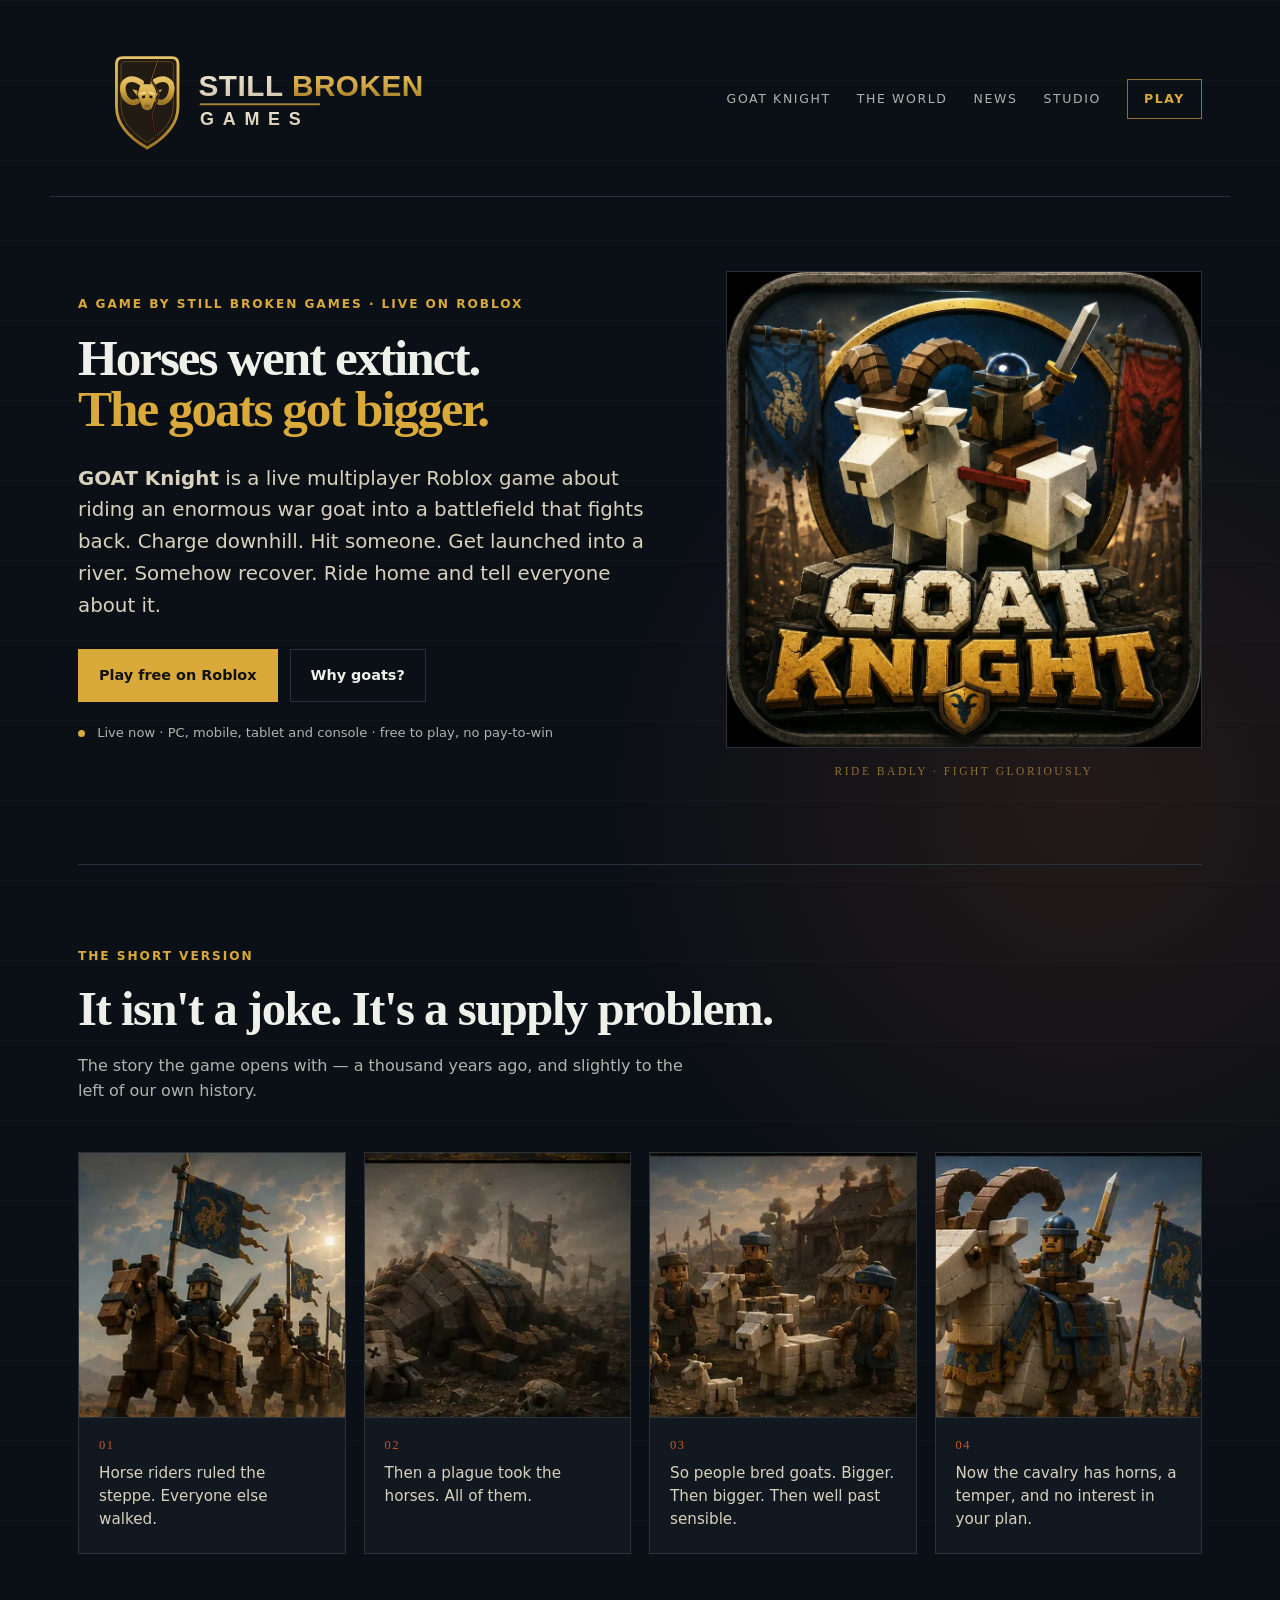
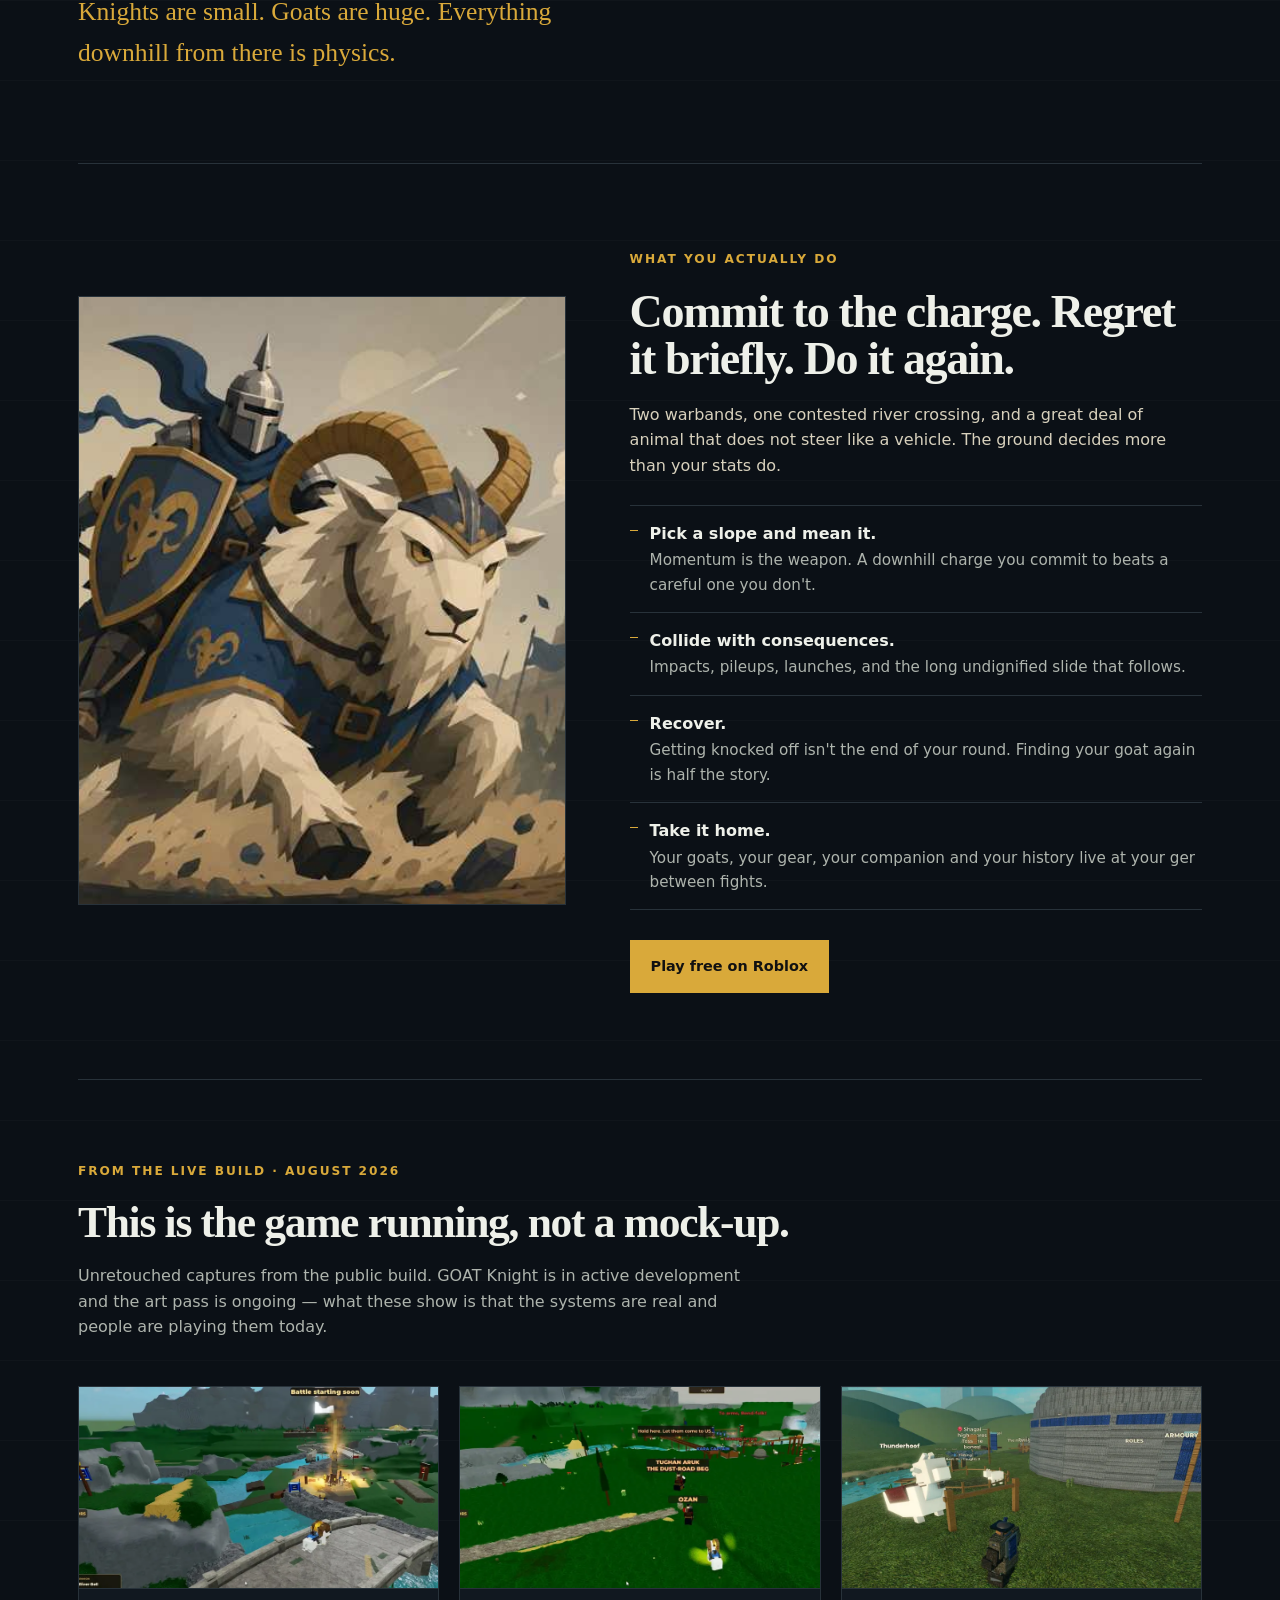
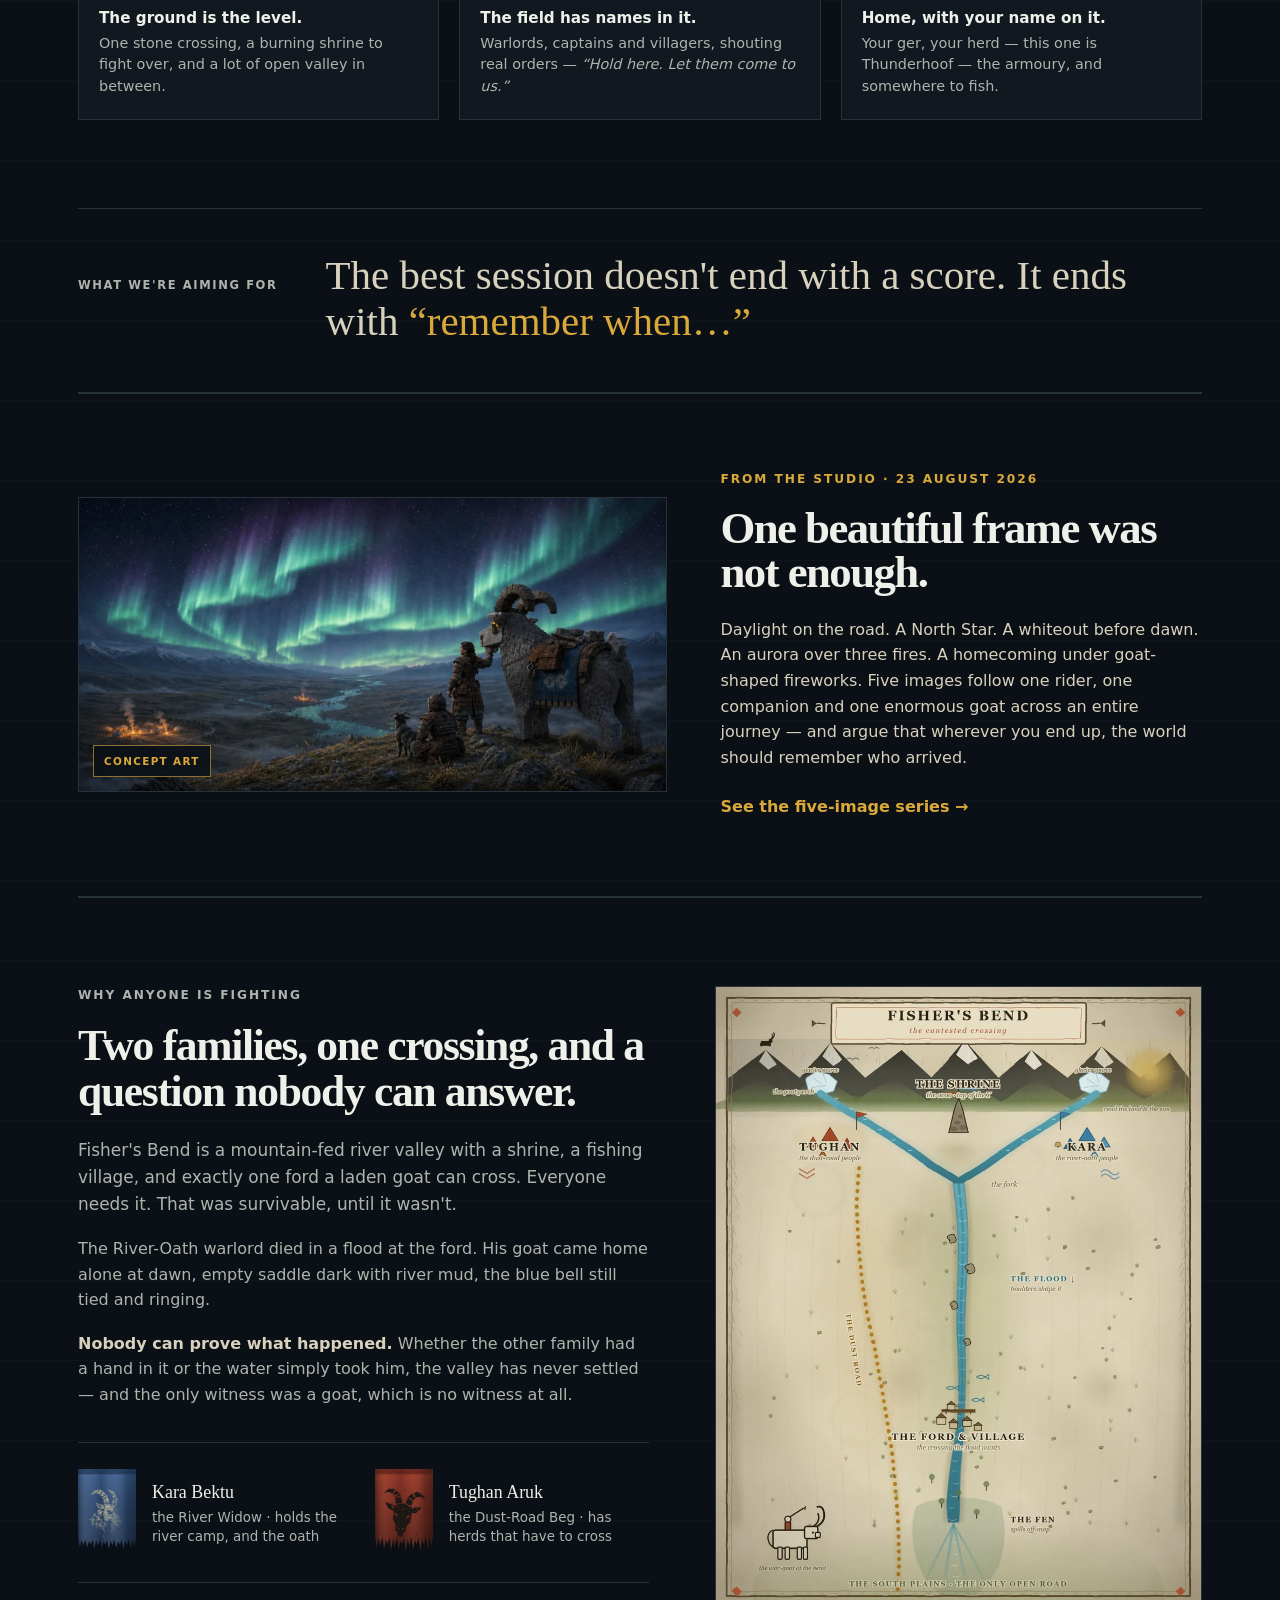
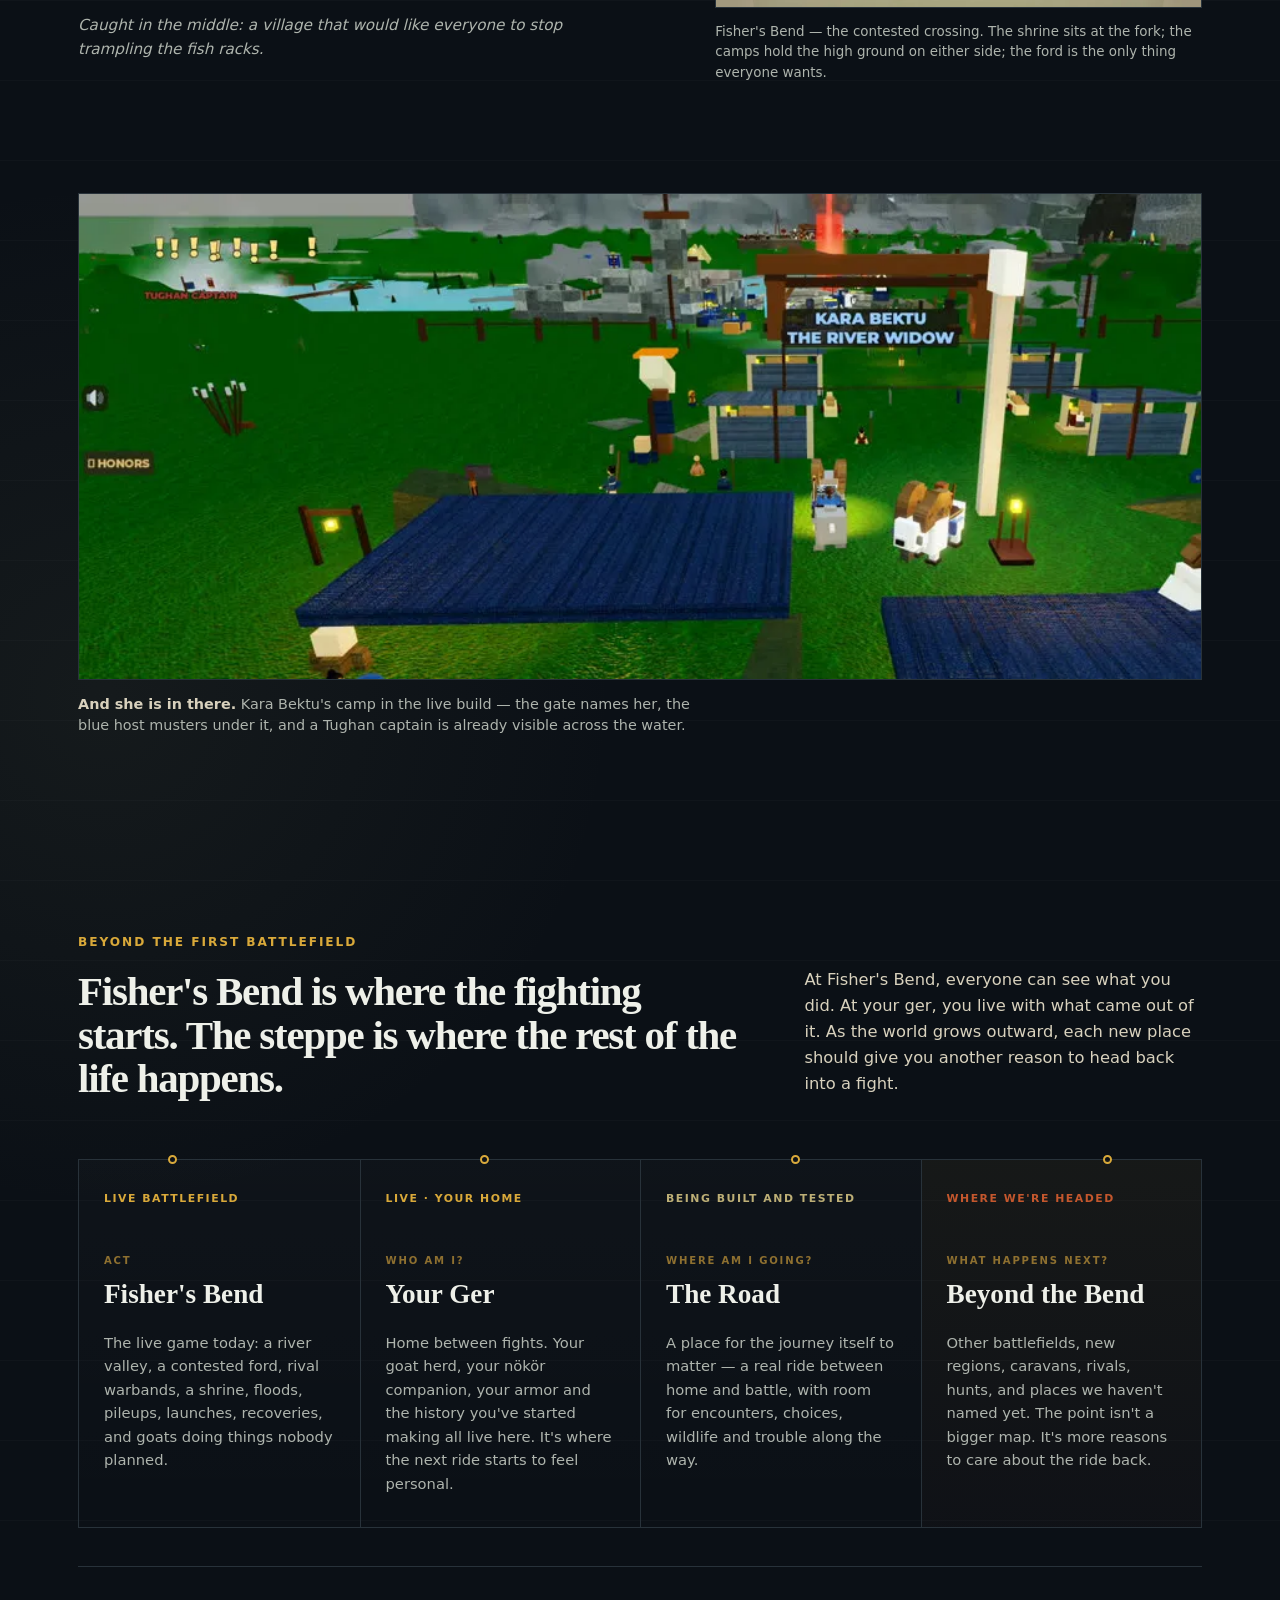
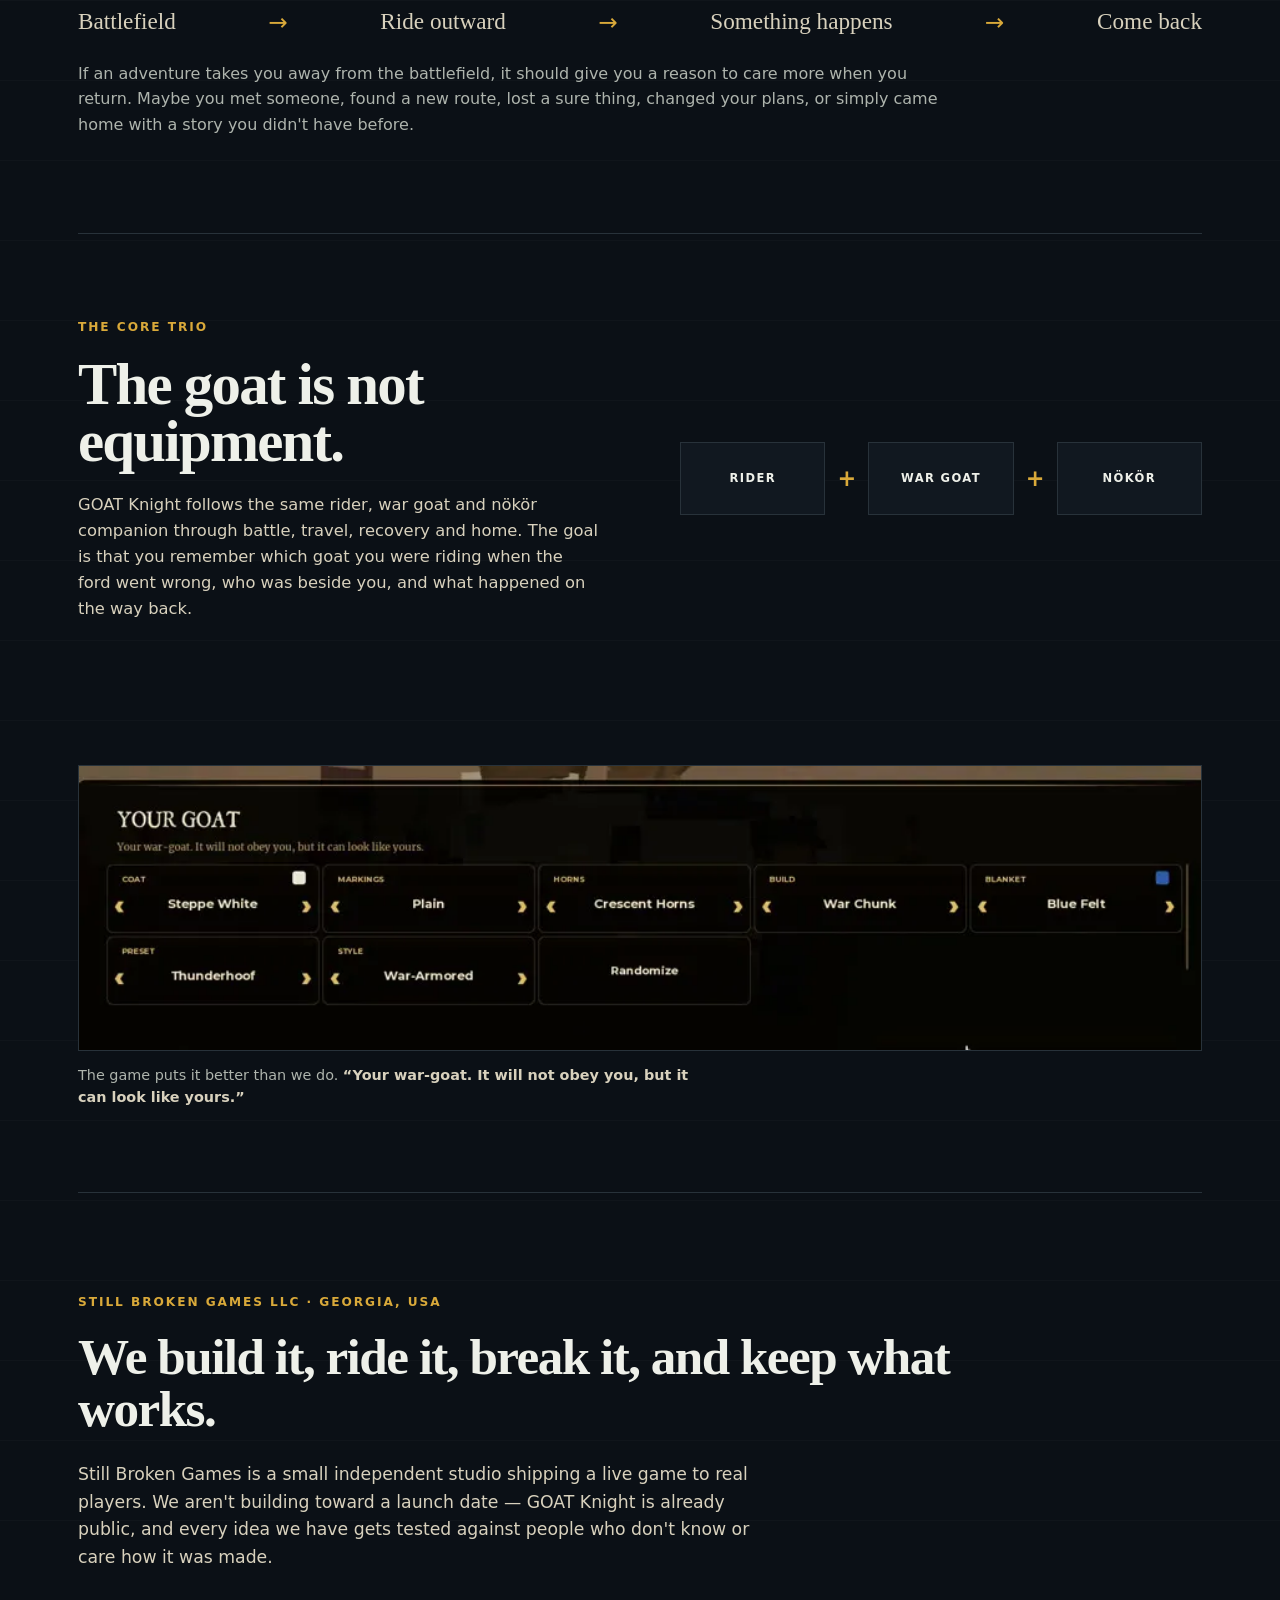
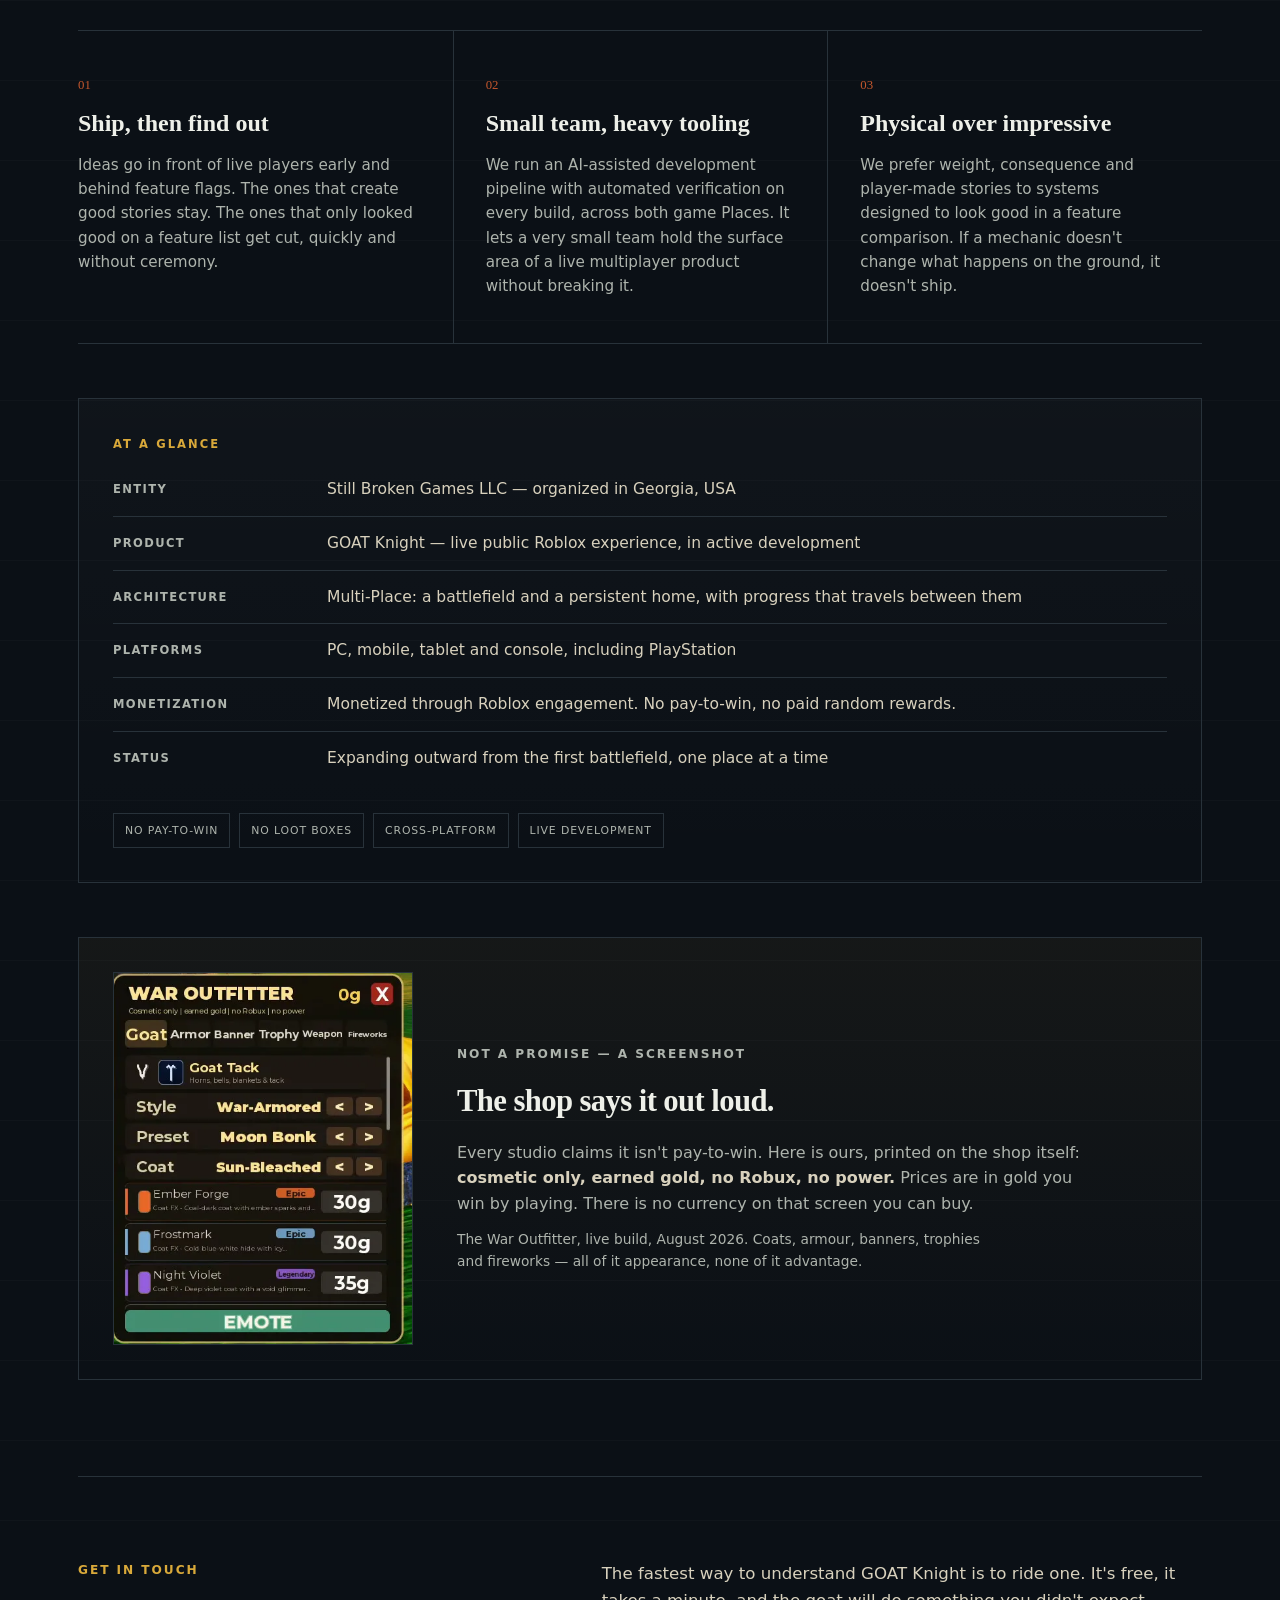
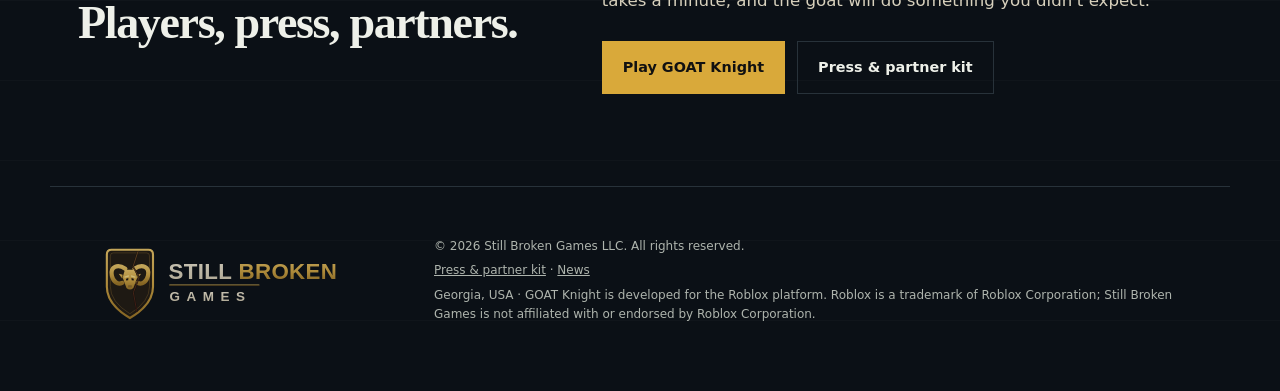
<file: index.html>
<!doctype html>
<html lang="en">
<head>
  <meta charset="utf-8">
  <meta name="viewport" content="width=device-width, initial-scale=1">
  <meta name="description" content="Still Broken Games is an independent studio in Georgia, USA. We make GOAT Knight — a live Roblox game where the horses went extinct, the goats got bigger, and knights ride them into battle.">
  <meta name="theme-color" content="#0b1016">
  <meta name="robots" content="index,follow,max-image-preview:large">
  <link rel="canonical" href="https://stillbrokengames.com/">
  <meta property="og:site_name" content="Still Broken Games">
  <meta property="og:title" content="GOAT Knight — Horses went extinct. The goats got bigger.">
  <meta property="og:description" content="A live Roblox game about riding an enormous war goat into terrain-driven battlefield chaos — and making it home with a story. From Still Broken Games.">
  <meta property="og:type" content="website">
  <meta property="og:url" content="https://stillbrokengames.com/">
  <meta property="og:image" content="https://stillbrokengames.com/assets/goat-knight-icon.jpg">
  <meta property="og:image:alt" content="GOAT Knight — an armored knight riding an enormous blocky white war goat between blue and red warband banners">
  <meta name="twitter:card" content="summary_large_image">
  <meta name="twitter:title" content="GOAT Knight — Horses went extinct. The goats got bigger.">
  <meta name="twitter:description" content="A live Roblox game about riding an enormous war goat into terrain-driven battlefield chaos — and making it home with a story.">
  <meta name="twitter:image" content="https://stillbrokengames.com/assets/goat-knight-icon.jpg">
  <title>Still Broken Games — Makers of GOAT Knight</title>
  <link rel="icon" type="image/png" sizes="64x64" href="assets/favicon.png">
  <link rel="stylesheet" href="styles.css">
</head>
<body>
  <a class="skip-link" href="#top">Skip to content</a>

  <header class="site-header" aria-label="Still Broken Games">
    <a class="studio-mark" href="#top" aria-label="Still Broken Games home">
      <img src="assets/still-broken-games-logo.svg" alt="Still Broken Games" width="1560" height="540">
    </a>
    <nav aria-label="Primary">
      <a href="#goat-knight">GOAT Knight</a>
      <a href="#world">The World</a>
      <a href="news/">News</a>
      <a href="#studio">Studio</a>
      <a class="nav-cta" href="https://www.roblox.com/games/111950602365288" target="_blank" rel="noopener noreferrer">Play</a>
    </nav>
  </header>

  <main id="top">

    <!-- ============================= HERO ============================= -->
    <section class="hero" id="goat-knight">
      <div class="hero-copy">
        <p class="eyebrow">A game by Still Broken Games · Live on Roblox</p>
        <h1>Horses went&nbsp;extinct.<br><em>The goats got bigger.</em></h1>
        <p class="lead"><strong>GOAT Knight</strong> is a live multiplayer Roblox game about riding an enormous war goat into a battlefield that fights back. Charge downhill. Hit someone. Get launched into a river. Somehow recover. Ride home and tell everyone about it.</p>
        <div class="actions">
          <a class="button primary" href="https://www.roblox.com/games/111950602365288" target="_blank" rel="noopener noreferrer">Play free on Roblox</a>
          <a class="button secondary" href="#origin">Why goats?</a>
        </div>
        <p class="status"><span aria-hidden="true"></span> Live now · PC, mobile, tablet and console · free to play, no pay-to-win</p>
      </div>

      <div class="product-lockup" aria-label="GOAT Knight">
        <div class="hero-art">
          <img src="assets/goat-knight-icon.webp" width="1000" height="1000" fetchpriority="high" decoding="async"
               alt="GOAT Knight key art: a small armored knight raising a sword astride an enormous blocky white war goat, between blue and red warband banners">
        </div>
        <p class="hero-tagline">Ride badly · Fight gloriously</p>
      </div>
    </section>

    <!-- ============================= ORIGIN ============================= -->
    <section class="origin" id="origin" aria-label="Why goats">
      <div class="origin-head">
        <p class="eyebrow">The short version</p>
        <h2>It isn't a joke. It's a supply problem.</h2>
        <p class="origin-sub">The story the game opens with — a thousand years ago, and slightly to the left of our own history.</p>
      </div>

      <ol class="origin-strip">
        <li>
          <img src="assets/origin-1.webp" width="300" height="300" loading="lazy" decoding="async" alt="Blocky armored riders on horseback carrying blue warband banners across a plain">
          <p class="beat">01</p>
          <p>Horse riders ruled the steppe. Everyone else walked.</p>
        </li>
        <li>
          <img src="assets/origin-2.webp" width="300" height="300" loading="lazy" decoding="async" alt="A fallen horse and abandoned banners on a smoke-covered battlefield">
          <p class="beat">02</p>
          <p>Then a plague took the horses. All of them.</p>
        </li>
        <li>
          <img src="assets/origin-3.webp" width="300" height="300" loading="lazy" decoding="async" alt="Villagers tending a pen of white goats bred progressively larger">
          <p class="beat">03</p>
          <p>So people bred goats. Bigger. Then bigger. Then well past sensible.</p>
        </li>
        <li>
          <img src="assets/origin-4.webp" width="300" height="300" loading="lazy" decoding="async" alt="A knight in blue lamellar armor riding an enormous horned white war goat at sunrise">
          <p class="beat">04</p>
          <p>Now the cavalry has horns, a temper, and no interest in your plan.</p>
        </li>
      </ol>

      <p class="origin-foot">Knights are small. Goats are huge. Everything downhill from there is physics.</p>
    </section>

    <!-- ============================= PLAY ============================= -->
    <section class="play" aria-label="What you actually do">
      <div class="play-art">
        <img src="assets/goat-knight-rider.jpg" width="800" height="533" loading="lazy" decoding="async"
             alt="A mounted knight charging across a dusty open battlefield on a massive war goat, with blue and red warband silhouettes in the distance">
      </div>
      <div class="play-copy">
        <p class="eyebrow">What you actually do</p>
        <h2>Commit to the charge. Regret it briefly. Do it again.</h2>
        <p class="play-lead">Two warbands, one contested river crossing, and a great deal of animal that does not steer like a vehicle. The ground decides more than your stats do.</p>
        <ul class="play-list">
          <li><b>Pick a slope and mean it.</b> Momentum is the weapon. A downhill charge you commit to beats a careful one you don't.</li>
          <li><b>Collide with consequences.</b> Impacts, pileups, launches, and the long undignified slide that follows.</li>
          <li><b>Recover.</b> Getting knocked off isn't the end of your round. Finding your goat again is half the story.</li>
          <li><b>Take it home.</b> Your goats, your gear, your companion and your history live at your ger between fights.</li>
        </ul>
        <a class="button primary" href="https://www.roblox.com/games/111950602365288" target="_blank" rel="noopener noreferrer">Play free on Roblox</a>
      </div>
    </section>

    <!-- ============================= BUILD ============================= -->
    <section class="build" id="build" aria-label="Captures from the live build">
      <div class="build-head">
        <p class="eyebrow">From the live build · August 2026</p>
        <h2>This is the game running, not a mock-up.</h2>
        <p class="build-sub">Unretouched captures from the public build. GOAT Knight is in active development and the art pass is ongoing — what these show is that the systems are real and people are playing them today.</p>
      </div>

      <div class="build-grid">
        <figure>
          <a href="assets/build-terrain.jpg" target="_blank" rel="noopener"><img src="assets/build-terrain.webp" width="900" height="453" loading="lazy" decoding="async" alt="The Fisher's Bend valley from above the stone bridge: a rider waits on the crossing while a burning shrine marks the objective across the river"></a>
          <figcaption><b>The ground is the level.</b> One stone crossing, a burning shrine to fight over, and a lot of open valley in between.</figcaption>
        </figure>
        <figure>
          <a href="assets/build-battle.jpg" target="_blank" rel="noopener"><img src="assets/build-battle.webp" width="900" height="453" loading="lazy" decoding="async" alt="A battlefield with named commanders labelled Tughan Aruk the Dust-Road Beg, Ozan and Kara Captain, with shouted orders appearing above them"></a>
          <figcaption><b>The field has names in it.</b> Warlords, captains and villagers, shouting real orders — <i>“Hold here. Let them come to us.”</i></figcaption>
        </figure>
        <figure>
          <a href="assets/build-ger.jpg" target="_blank" rel="noopener"><img src="assets/build-ger.webp" width="900" height="506" loading="lazy" decoding="async" alt="A player standing outside their ger beside a large named war goat, with a fishing spot, a stock pen and armoury signage nearby"></a>
          <figcaption><b>Home, with your name on it.</b> Your ger, your herd — this one is Thunderhoof — the armoury, and somewhere to fish.</figcaption>
        </figure>
      </div>
    </section>

    <!-- ============================= MANIFESTO ============================= -->
    <section class="manifesto" aria-label="Design intent">
      <p class="manifesto-kicker">What we're aiming for</p>
      <p class="manifesto-line">The best session doesn't end with a score. It ends with <em>“remember when…”</em></p>
    </section>

    <!-- ============================= NEWS ============================= -->
    <section class="home-news" aria-label="Latest studio news">
      <div class="home-news-art">
        <a href="news/vision-contest-series/"><img src="assets/news/vision-contest-series/aurora.webp" width="1600" height="800" loading="lazy" decoding="async" alt="GOAT Knight concept art: a rider, companion and enormous horned goat watch an aurora above three fires in a broad river valley"></a>
        <span>Concept art</span>
      </div>
      <div class="home-news-copy">
        <p class="eyebrow">From the studio · 23 August 2026</p>
        <h2>One beautiful frame was not enough.</h2>
        <p>Daylight on the road. A North Star. A whiteout before dawn. An aurora over three fires. A homecoming under goat-shaped fireworks. Five images follow one rider, one companion and one enormous goat across an entire journey — and argue that wherever you end up, the world should remember who arrived.</p>
        <a class="story-link" href="news/vision-contest-series/">See the five-image series <span aria-hidden="true">→</span></a>
      </div>
    </section>

    <!-- ============================= FISHER'S BEND ============================= -->
    <section class="bend" id="bend" aria-label="The quarrel at Fisher's Bend">
      <div class="bend-copy">
        <p class="eyebrow">Why anyone is fighting</p>
        <h2>Two families, one crossing, and a question nobody can answer.</h2>
        <p class="bend-lead">Fisher's Bend is a mountain-fed river valley with a shrine, a fishing village, and exactly one ford a laden goat can cross. Everyone needs it. That was survivable, until it wasn't.</p>
        <p>The River-Oath warlord died in a flood at the ford. His goat came home alone at dawn, empty saddle dark with river mud, the blue bell still tied and ringing.</p>
        <p><b>Nobody can prove what happened.</b> Whether the other family had a hand in it or the water simply took him, the valley has never settled — and the only witness was a goat, which is no witness at all.</p>

        <div class="bend-houses" aria-label="The two hosts">
          <figure>
            <img src="assets/banner-blue.webp" width="300" height="450" loading="lazy" decoding="async" alt="The blue River-Oath banner: a pale goat's head sigil on deep blue, with a swallowtail hem">
            <figcaption><b>Kara Bektu</b><span>the River Widow · holds the river camp, and the oath</span></figcaption>
          </figure>
          <figure>
            <img src="assets/banner-red.webp" width="300" height="450" loading="lazy" decoding="async" alt="The red Dust-Road banner: a dark goat's head sigil on deep red, with a swallowtail hem">
            <figcaption><b>Tughan Aruk</b><span>the Dust-Road Beg · has herds that have to cross</span></figcaption>
          </figure>
        </div>

        <p class="bend-foot">Caught in the middle: a village that would like everyone to stop trampling the fish racks.</p>
      </div>

      <figure class="bend-map">
        <a href="assets/fishers-bend-map.jpg" target="_blank" rel="noopener"><img src="assets/fishers-bend-map.webp" width="900" height="1152" loading="lazy" decoding="async" alt="A hand-drawn war map of Fisher's Bend showing the Y-shaped river, the shrine at the fork, the Tughan and Kara camps in the foothills, the ford and village at the centre, the fen to the south, and the dust road running down the western side"></a>
        <figcaption>Fisher's Bend — the contested crossing. The shrine sits at the fork; the camps hold the high ground on either side; the ford is the only thing everyone wants.</figcaption>
      </figure>

      <figure class="bend-proof">
        <a href="assets/bend-camp.jpg" target="_blank" rel="noopener"><img src="assets/bend-camp.webp" width="900" height="389" loading="lazy" decoding="async" alt="Kara Bektu's war camp in the live game, blue banners over the gate, her title The River Widow displayed above it, with goats and riders mustering below"></a>
        <figcaption><b>And she is in there.</b> Kara Bektu's camp in the live build — the gate names her, the blue host musters under it, and a Tughan captain is already visible across the water.</figcaption>
      </figure>
    </section>

    <!-- ============================= WORLD ============================= -->
    <section class="world" id="world">
      <div class="world-heading">
        <p class="eyebrow">Beyond the first battlefield</p>
        <h2>Fisher's Bend is where the fighting starts. The steppe is where the rest of the life happens.</h2>
        <p>At Fisher's Bend, everyone can see what you did. At your ger, you live with what came out of it. As the world grows outward, each new place should give you another reason to head back into a fight.</p>
      </div>

      <div class="place-route" aria-hidden="true"><span></span><span></span><span></span><span></span></div>
      <div class="place-grid" aria-label="GOAT Knight world structure">
        <article class="place-card live-card">
          <p class="place-state">Live battlefield</p>
          <p class="place-verb">ACT</p>
          <h3>Fisher's Bend</h3>
          <p>The live game today: a river valley, a contested ford, rival warbands, a shrine, floods, pileups, launches, recoveries, and goats doing things nobody planned.</p>
        </article>
        <article class="place-card live-card">
          <p class="place-state">Live · your home</p>
          <p class="place-verb">WHO AM I?</p>
          <h3>Your Ger</h3>
          <p>Home between fights. Your goat herd, your nökör companion, your armor and the history you've started making all live here. It's where the next ride starts to feel personal.</p>
        </article>
        <article class="place-card development-card">
          <p class="place-state">Being built and tested</p>
          <p class="place-verb">WHERE AM I GOING?</p>
          <h3>The Road</h3>
          <p>A place for the journey itself to matter — a real ride between home and battle, with room for encounters, choices, wildlife and trouble along the way.</p>
        </article>
        <article class="place-card trajectory-card">
          <p class="place-state">Where we're headed</p>
          <p class="place-verb">WHAT HAPPENS NEXT?</p>
          <h3>Beyond the Bend</h3>
          <p>Other battlefields, new regions, caravans, rivals, hunts, and places we haven't named yet. The point isn't a bigger map. It's more reasons to care about the ride back.</p>
        </article>
      </div>

      <div class="return-loop" aria-label="GOAT Knight world loop">
        <p class="loop-line"><span>Battlefield</span><b>→</b><span>Ride outward</span><b>→</b><span>Something happens</span><b>→</b><span>Come back</span></p>
        <p class="loop-copy">If an adventure takes you away from the battlefield, it should give you a reason to care more when you return. Maybe you met someone, found a new route, lost a sure thing, changed your plans, or simply came home with a story you didn't have before.</p>
      </div>
    </section>

    <!-- ============================= BOND ============================= -->
    <section class="bond" aria-label="Rider, goat, and companion">
      <div class="bond-copy">
        <p class="eyebrow">The core trio</p>
        <h2>The goat is not equipment.</h2>
        <p>GOAT Knight follows the same rider, war goat and nökör companion through battle, travel, recovery and home. The goal is that you remember which goat you were riding when the ford went wrong, who was beside you, and what happened on the way back.</p>
      </div>
      <div class="bond-trio" aria-label="Rider plus war goat plus nökör">
        <span>RIDER</span><b>+</b><span>WAR GOAT</span><b>+</b><span>NÖKÖR</span>
      </div>

      <figure class="bond-proof">
        <a href="assets/trio-goat.jpg" target="_blank" rel="noopener"><img src="assets/trio-goat.webp" width="900" height="228" loading="lazy" decoding="async" alt="The in-game Your Goat panel, headed 'Your war-goat. It will not obey you, but it can look like yours', with slots for coat, markings, horns, build, blanket, preset and style"></a>
        <figcaption>The game puts it better than we do. <b>“Your war-goat. It will not obey you, but it can look like yours.”</b></figcaption>
      </figure>
    </section>

    <!-- ============================= STUDIO ============================= -->
    <section class="studio" id="studio">
      <div class="studio-head">
        <p class="eyebrow">Still Broken Games LLC · Georgia, USA</p>
        <h2>We build it, ride it, break it, and keep what works.</h2>
        <p class="studio-lead">Still Broken Games is a small independent studio shipping a live game to real players. We aren't building toward a launch date — GOAT Knight is already public, and every idea we have gets tested against people who don't know or care how it was made.</p>
      </div>

      <div class="studio-how">
        <article>
          <span>01</span>
          <h3>Ship, then find out</h3>
          <p>Ideas go in front of live players early and behind feature flags. The ones that create good stories stay. The ones that only looked good on a feature list get cut, quickly and without ceremony.</p>
        </article>
        <article>
          <span>02</span>
          <h3>Small team, heavy tooling</h3>
          <p>We run an AI-assisted development pipeline with automated verification on every build, across both game Places. It lets a very small team hold the surface area of a live multiplayer product without breaking it.</p>
        </article>
        <article>
          <span>03</span>
          <h3>Physical over impressive</h3>
          <p>We prefer weight, consequence and player-made stories to systems designed to look good in a feature comparison. If a mechanic doesn't change what happens on the ground, it doesn't ship.</p>
        </article>
      </div>

      <div class="studio-facts">
        <h3 class="facts-title">At a glance</h3>
        <dl>
          <div><dt>Entity</dt><dd>Still Broken Games LLC — organized in Georgia, USA</dd></div>
          <div><dt>Product</dt><dd>GOAT Knight — live public Roblox experience, in active development</dd></div>
          <div><dt>Architecture</dt><dd>Multi-Place: a battlefield and a persistent home, with progress that travels between them</dd></div>
          <div><dt>Platforms</dt><dd>PC, mobile, tablet and console, including PlayStation</dd></div>
          <div><dt>Monetization</dt><dd>Monetized through Roblox engagement. No pay-to-win, no paid random rewards.</dd></div>
          <div><dt>Status</dt><dd>Expanding outward from the first battlefield, one place at a time</dd></div>
        </dl>
        <div class="trust-line" aria-label="Project commitments">
          <span>No pay-to-win</span><span>No loot boxes</span><span>Cross-platform</span><span>Live development</span>
        </div>
      </div>

      <div class="studio-proof">
        <figure>
          <a href="assets/studio-outfitter.jpg" target="_blank" rel="noopener"><img src="assets/studio-outfitter.webp" width="456" height="568" loading="lazy" decoding="async" alt="The in-game War Outfitter shop, subtitled 'Cosmetic only, earned gold, no Robux, no power', listing goat coats priced in gold at 30 and 35 gold"></a>
        </figure>
        <div>
          <p class="eyebrow">Not a promise — a screenshot</p>
          <h3>The shop says it out loud.</h3>
          <p>Every studio claims it isn't pay-to-win. Here is ours, printed on the shop itself: <b>cosmetic only, earned gold, no Robux, no power.</b> Prices are in gold you win by playing. There is no currency on that screen you can buy.</p>
          <p class="studio-proof-note">The War Outfitter, live build, August 2026. Coats, armour, banners, trophies and fireworks — all of it appearance, none of it advantage.</p>
        </div>
      </div>
    </section>

    <!-- ============================= CONTACT ============================= -->
    <section class="contact" id="contact" aria-label="Contact Still Broken Games">
      <div>
        <p class="eyebrow">Get in touch</p>
        <h2>Players, press, partners.</h2>
      </div>
      <div class="contact-copy">
        <p>The fastest way to understand GOAT Knight is to ride one. It's free, it takes a minute, and the goat will do something you didn't expect.</p>
        <div class="actions">
          <a class="button primary" href="https://www.roblox.com/games/111950602365288" target="_blank" rel="noopener noreferrer">Play GOAT Knight</a>
          <a class="button secondary" href="press/">Press &amp; partner kit</a>
        </div>
        <!--
          TODO BEFORE PUBLISHING: studio mail is not live yet (Microsoft 365 setup pending).
          Uncomment this block ONLY once the mailboxes are confirmed to send and receive.
          Rationale and recommended addresses: CLAUDE-HANDOFF-site-studio-and-hook-refresh.md

        <ul class="contact-list">
          <li><b>Business &amp; partnerships</b> <a href="mailto:business@stillbrokengames.com">business@stillbrokengames.com</a></li>
          <li><b>Press &amp; creators</b> <a href="mailto:press@stillbrokengames.com">press@stillbrokengames.com</a></li>
        </ul>
        -->
      </div>
    </section>

  </main>

  <footer>
    <img src="assets/still-broken-games-logo.svg" alt="Still Broken Games" width="1560" height="540" loading="lazy">
    <div>
      <p>© 2026 Still Broken Games LLC. All rights reserved.</p>
      <p><a href="press/">Press &amp; partner kit</a> · <a href="news/">News</a></p>
      <p>Georgia, USA · GOAT Knight is developed for the Roblox platform. Roblox is a trademark of Roblox Corporation; Still Broken Games is not affiliated with or endorsed by Roblox Corporation.</p>
    </div>
  </footer>
</body>
</html>
</file>
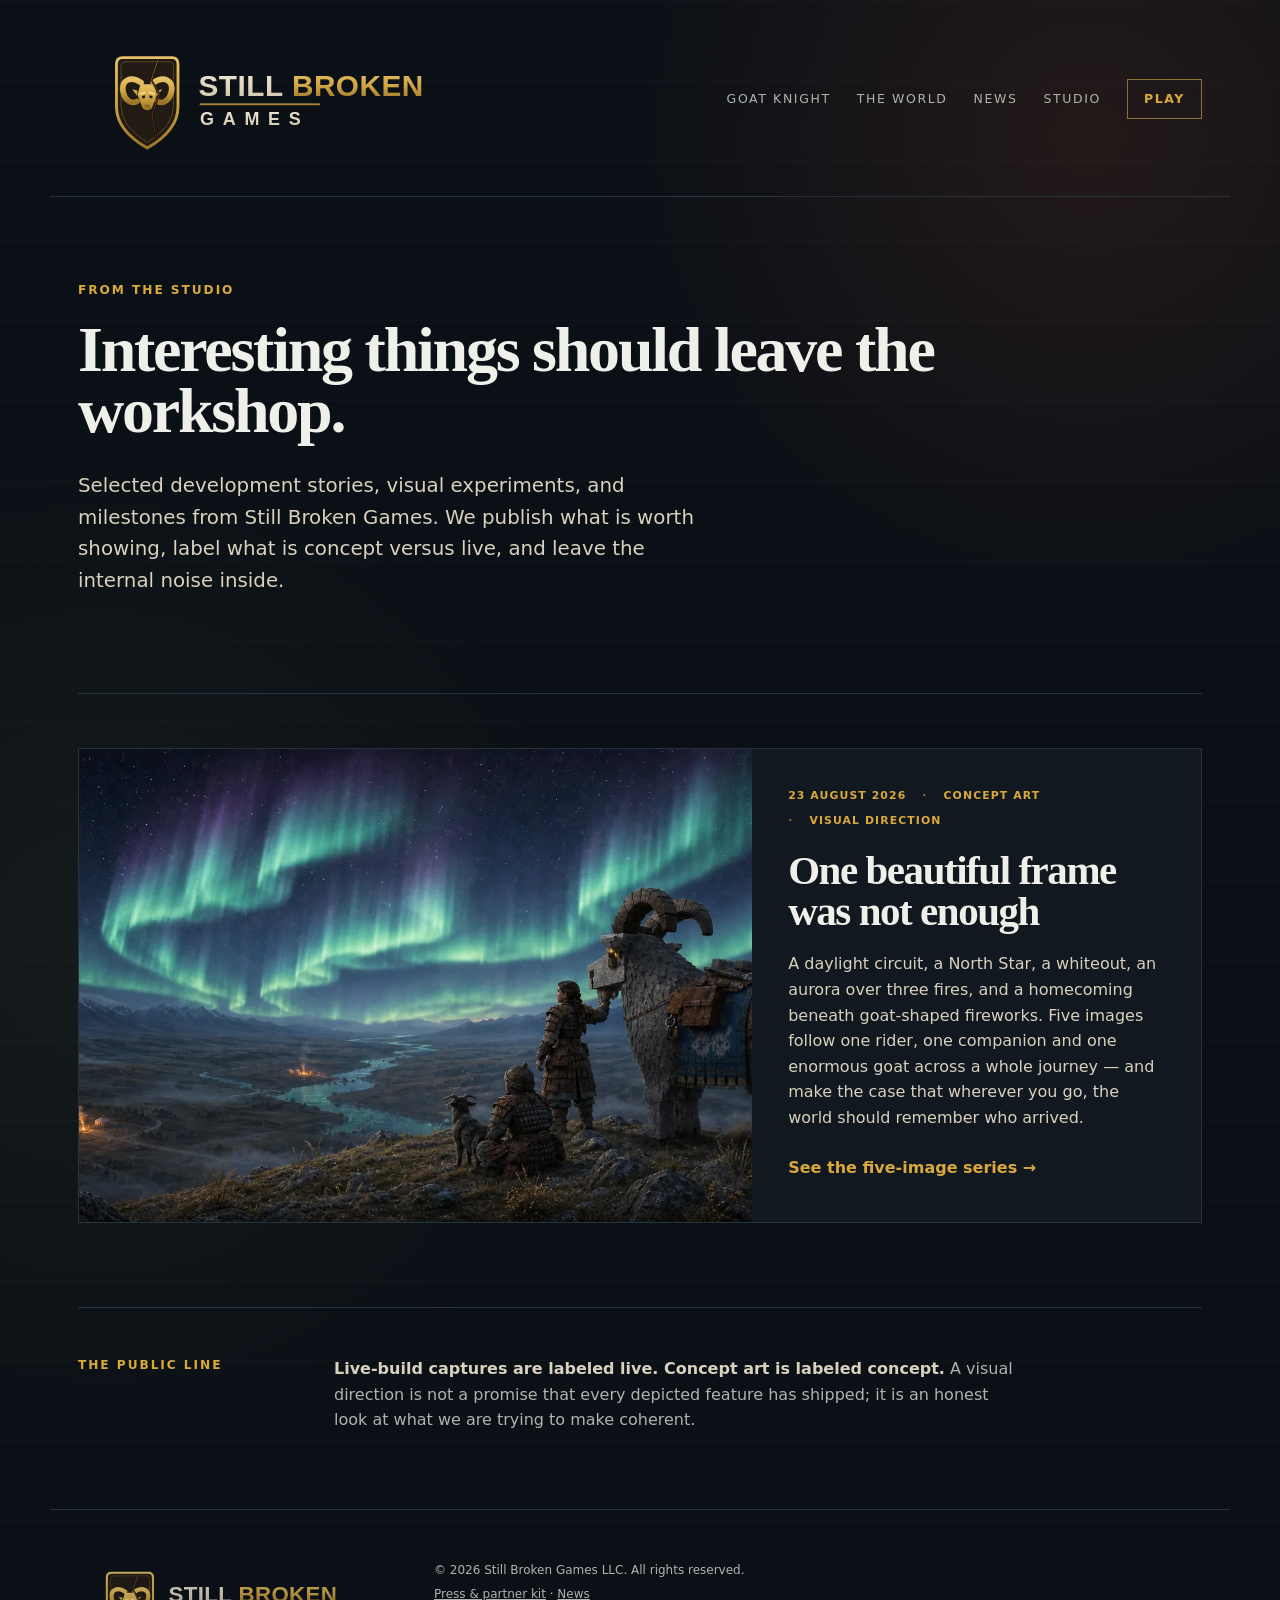
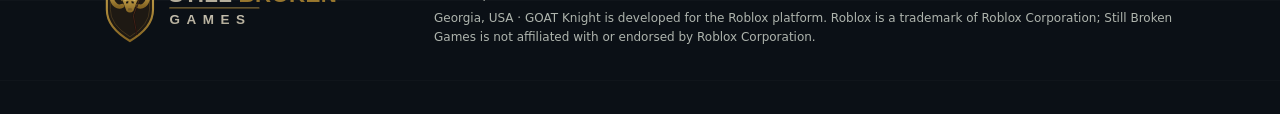
<file: news/index.html>
<!doctype html>
<html lang="en">
<head>
  <meta charset="utf-8">
  <meta name="viewport" content="width=device-width, initial-scale=1">
  <meta name="description" content="News, concept art, and noteworthy development stories from Still Broken Games and GOAT Knight.">
  <meta name="theme-color" content="#0b1016">
  <meta name="robots" content="index,follow,max-image-preview:large">
  <link rel="canonical" href="https://stillbrokengames.com/news/">
  <meta property="og:site_name" content="Still Broken Games">
  <meta property="og:title" content="News from Still Broken Games">
  <meta property="og:description" content="Selected development stories, visual experiments, and milestones from the makers of GOAT Knight.">
  <meta property="og:type" content="website">
  <meta property="og:url" content="https://stillbrokengames.com/news/">
  <meta property="og:image" content="https://stillbrokengames.com/assets/news/vision-contest-series/aurora-og.jpg">
  <meta property="og:image:width" content="1200">
  <meta property="og:image:height" content="630">
  <meta name="twitter:card" content="summary_large_image">
  <meta name="twitter:title" content="News from Still Broken Games">
  <meta name="twitter:description" content="Selected development stories, visual experiments, and milestones from the makers of GOAT Knight.">
  <meta name="twitter:image" content="https://stillbrokengames.com/assets/news/vision-contest-series/aurora-og.jpg">
  <title>News — Still Broken Games</title>
  <link rel="icon" type="image/png" sizes="64x64" href="../assets/favicon.png">
  <link rel="stylesheet" href="../styles.css">
</head>
<body>
  <a class="skip-link" href="#top">Skip to content</a>

  <header class="site-header" aria-label="Still Broken Games">
    <a class="studio-mark" href="../" aria-label="Still Broken Games home">
      <img src="../assets/still-broken-games-logo.svg" alt="Still Broken Games" width="1560" height="540">
    </a>
    <nav aria-label="Primary">
      <a href="../#goat-knight">GOAT Knight</a>
      <a href="../#world">The World</a>
      <a href="./" aria-current="page">News</a>
      <a href="../#studio">Studio</a>
      <a class="nav-cta" href="https://www.roblox.com/games/111950602365288" target="_blank" rel="noopener noreferrer">Play</a>
    </nav>
  </header>

  <main id="top">
    <section class="news-hero">
      <p class="eyebrow">From the studio</p>
      <h1>Interesting things should leave the workshop.</h1>
      <p class="lead">Selected development stories, visual experiments, and milestones from Still Broken Games. We publish what is worth showing, label what is concept versus live, and leave the internal noise inside.</p>
    </section>

    <section class="news-list" aria-label="Latest news">
      <article class="news-card featured-story">
        <a class="news-card-art" href="vision-contest-series/">
          <img src="../assets/news/vision-contest-series/aurora.webp" width="1600" height="800" alt="Concept art of a rider, companion and enormous horned goat watching an aurora above three fires in a broad river valley">
        </a>
        <div class="news-card-copy">
          <p class="story-meta"><time datetime="2026-08-23">23 August 2026</time><span>Concept art</span><span>Visual direction</span></p>
          <h2><a href="vision-contest-series/">One beautiful frame was not enough</a></h2>
          <p>A daylight circuit, a North Star, a whiteout, an aurora over three fires, and a homecoming beneath goat-shaped fireworks. Five images follow one rider, one companion and one enormous goat across a whole journey — and make the case that wherever you go, the world should remember who arrived.</p>
          <a class="story-link" href="vision-contest-series/">See the five-image series <span aria-hidden="true">→</span></a>
        </div>
      </article>
    </section>

    <aside class="editorial-line" aria-label="Editorial policy">
      <p class="eyebrow">The public line</p>
      <p><b>Live-build captures are labeled live. Concept art is labeled concept.</b> A visual direction is not a promise that every depicted feature has shipped; it is an honest look at what we are trying to make coherent.</p>
    </aside>
  </main>

  <footer>
    <img src="../assets/still-broken-games-logo.svg" alt="Still Broken Games" width="1560" height="540" loading="lazy">
    <div>
      <p>© 2026 Still Broken Games LLC. All rights reserved.</p>
      <p><a href="../press/">Press &amp; partner kit</a> · <a href="./">News</a></p>
      <p>Georgia, USA · GOAT Knight is developed for the Roblox platform. Roblox is a trademark of Roblox Corporation; Still Broken Games is not affiliated with or endorsed by Roblox Corporation.</p>
    </div>
  </footer>
</body>
</html>
</file>
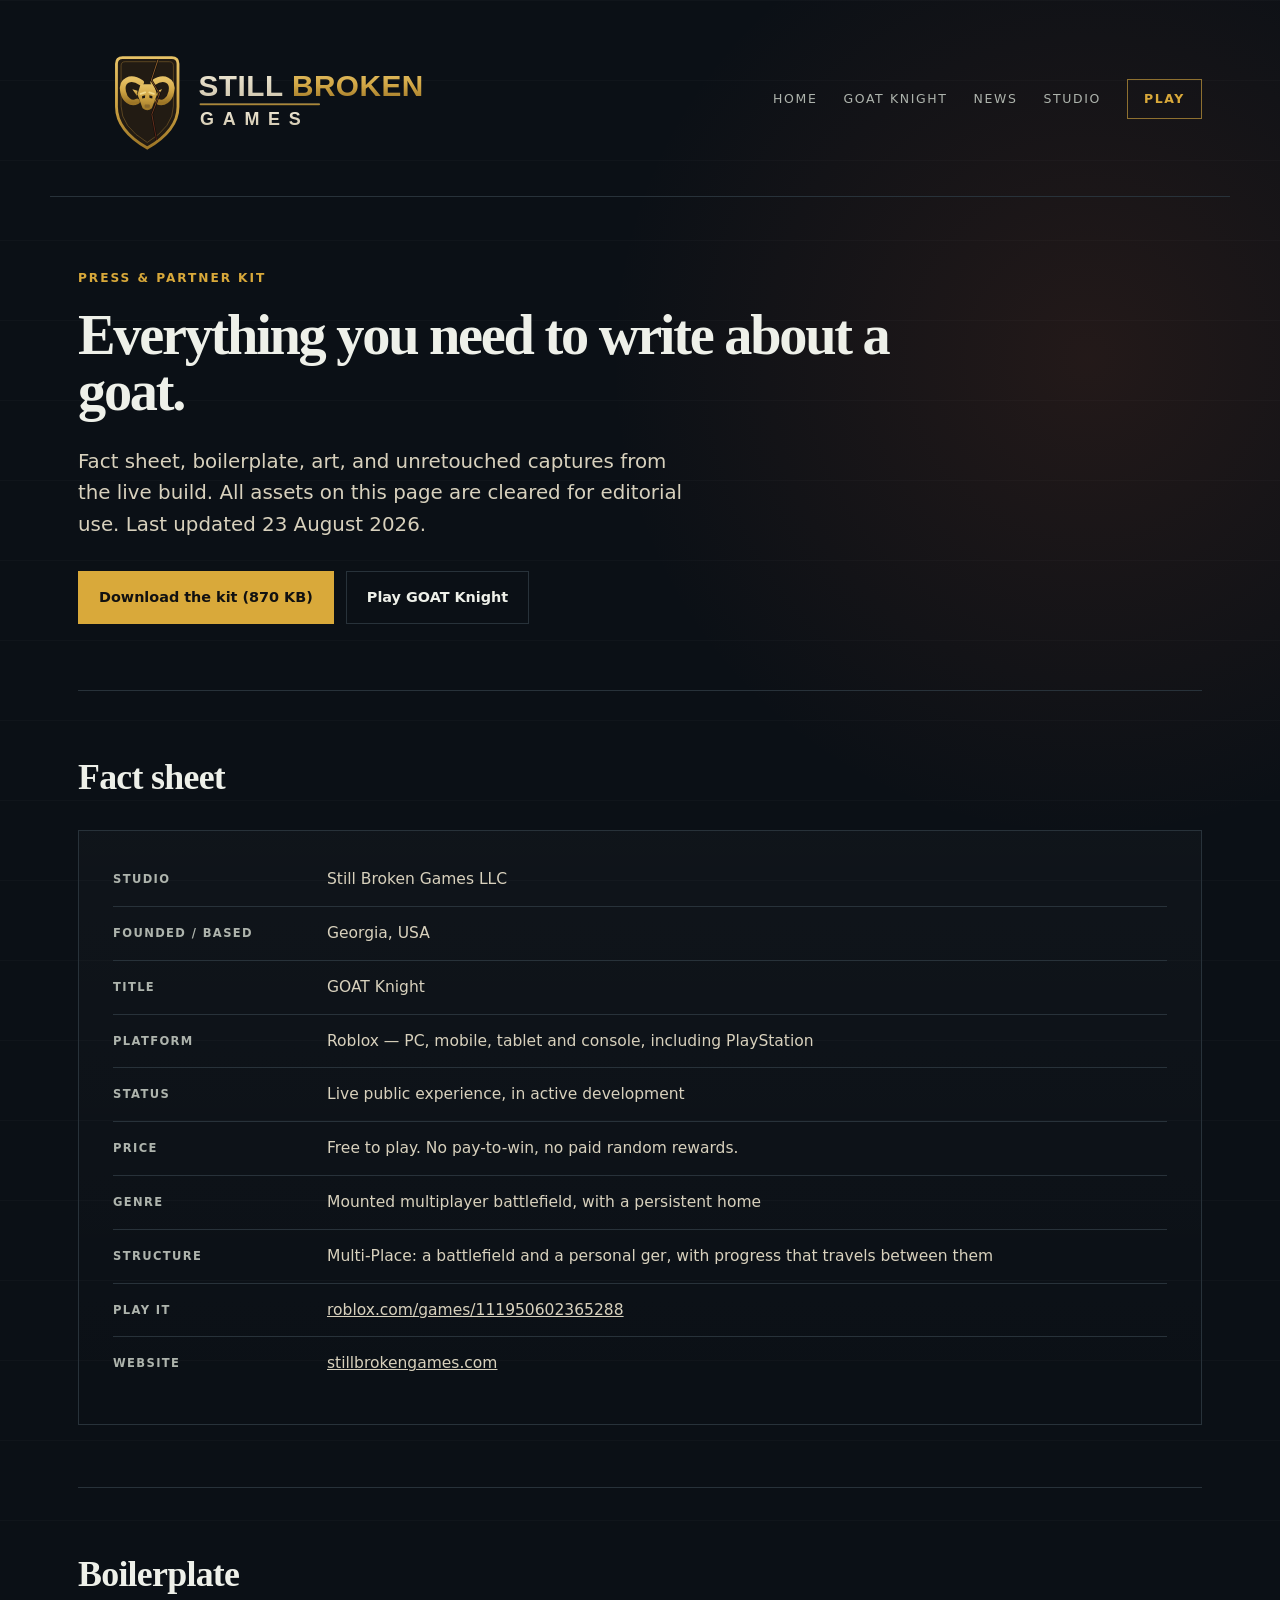
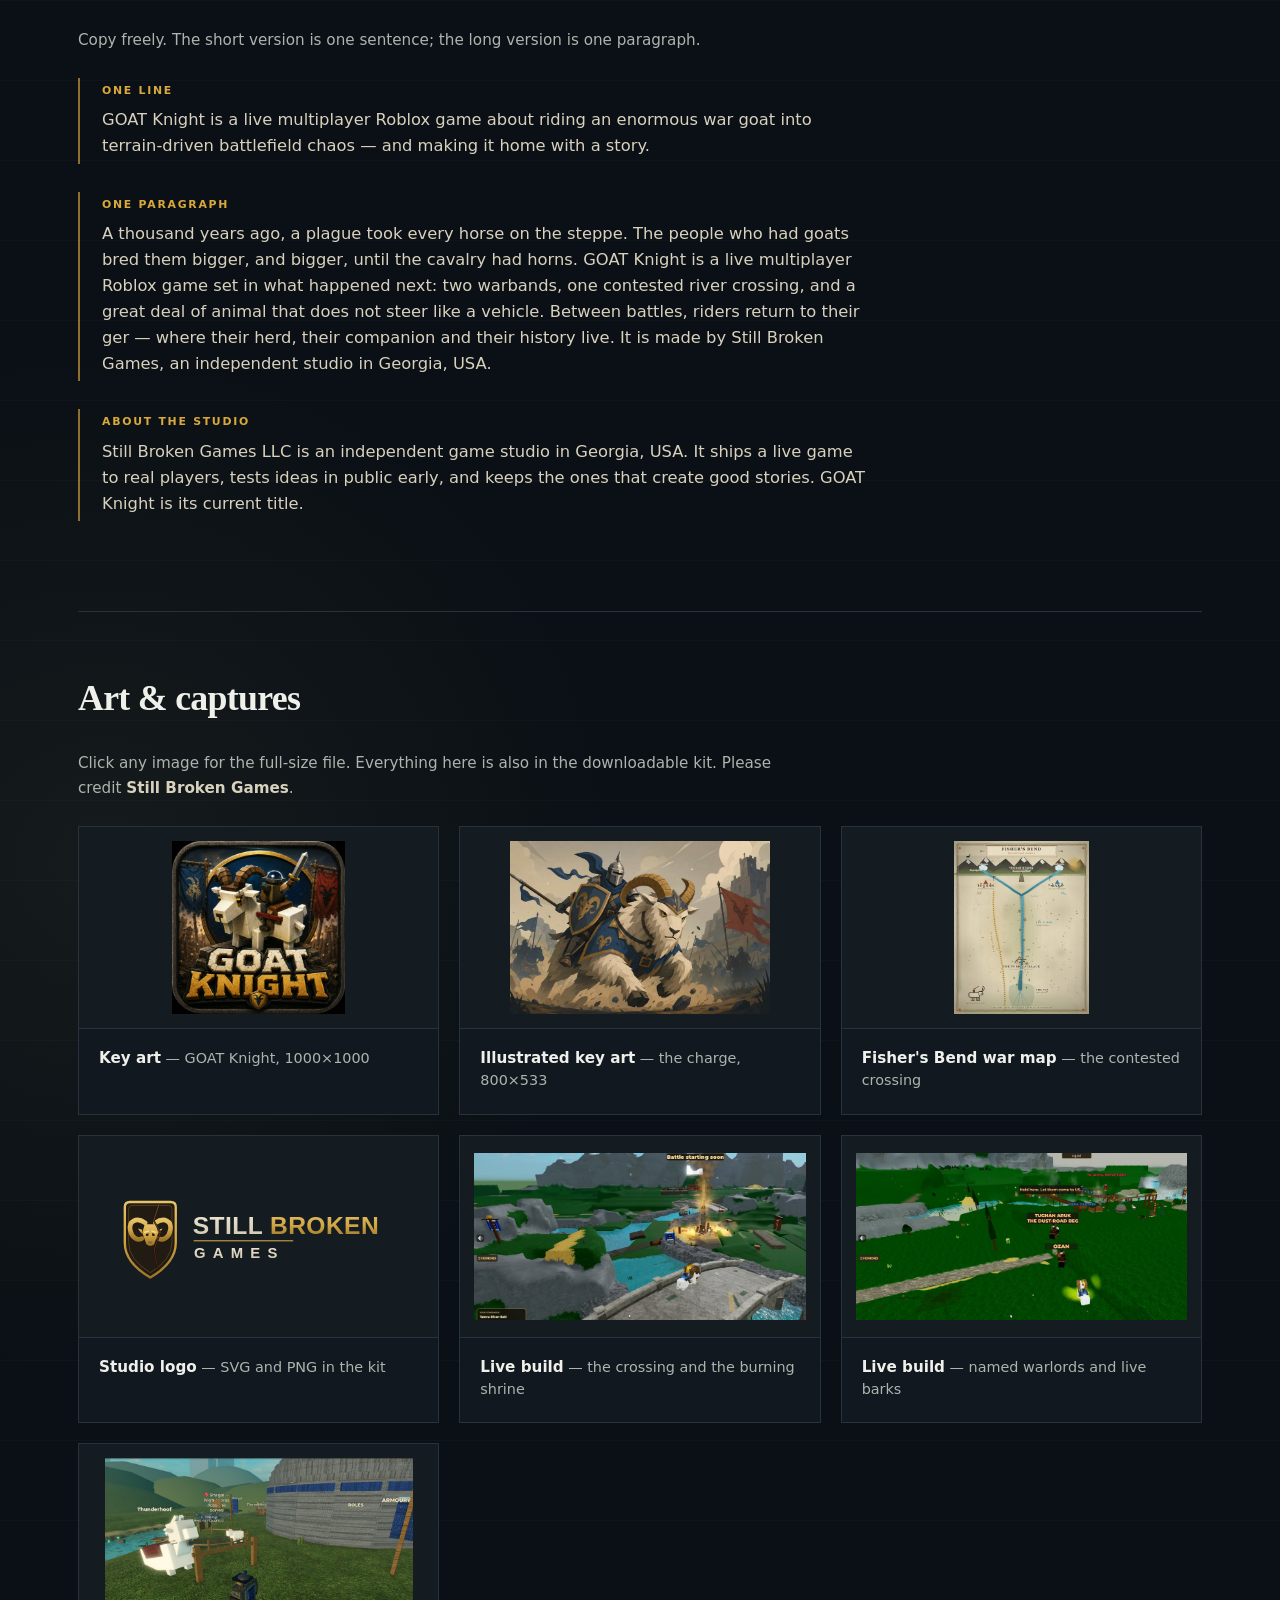
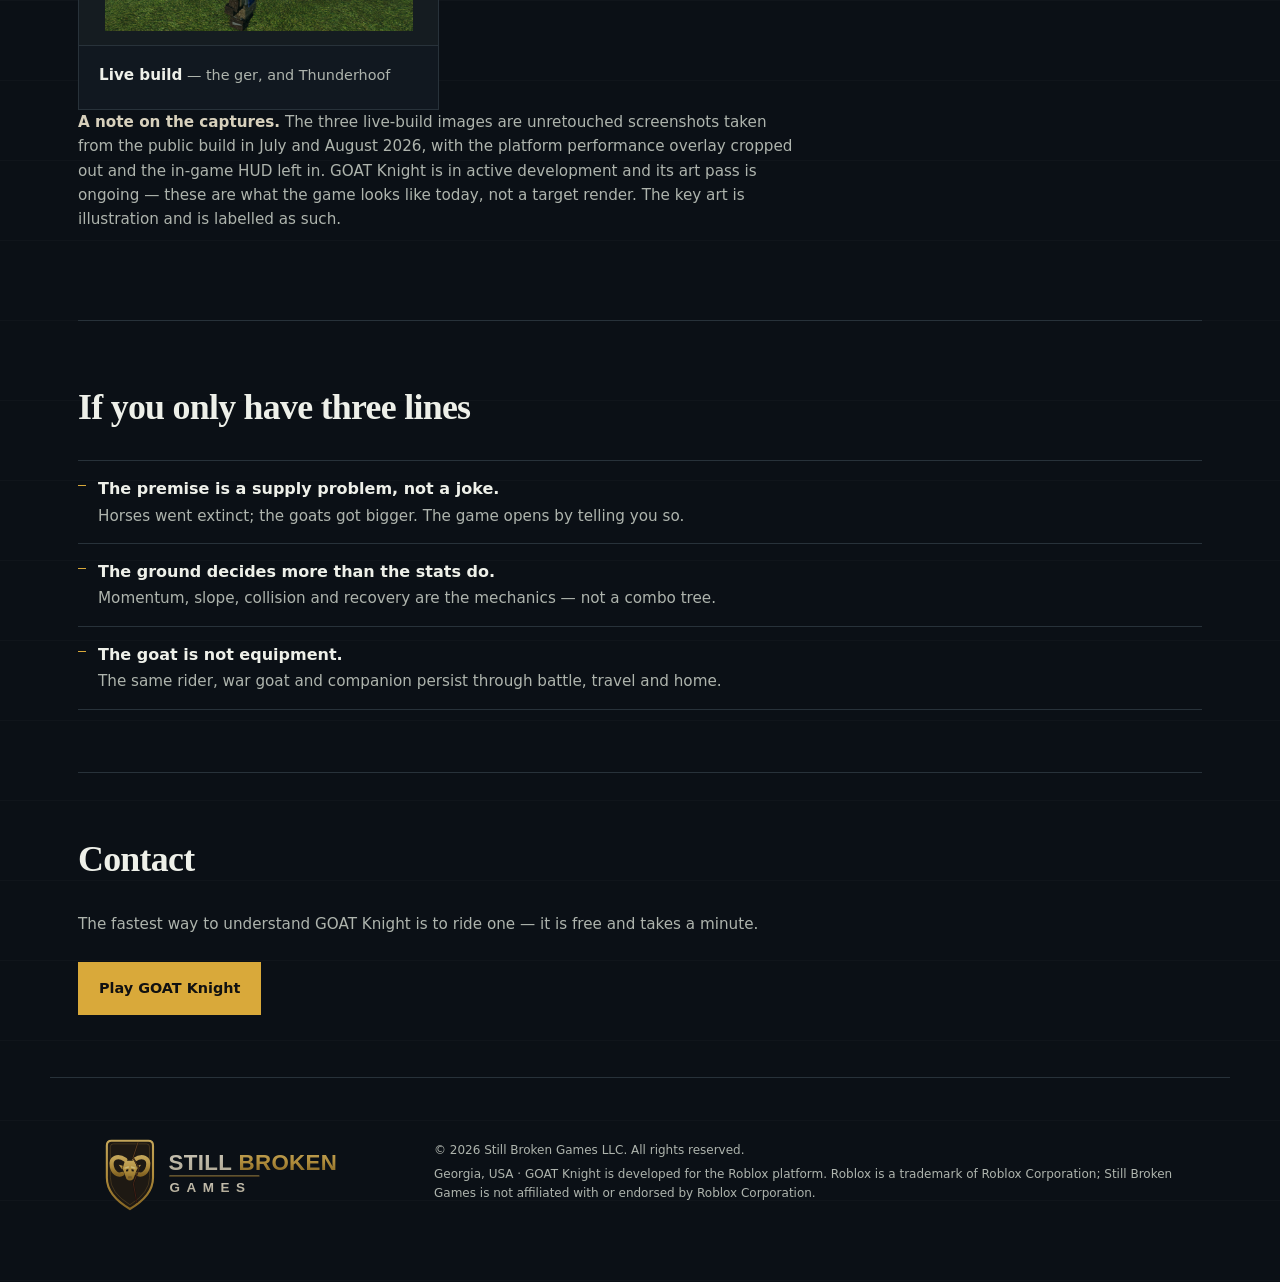
<file: press/index.html>
<!doctype html>
<html lang="en">
<head>
  <meta charset="utf-8">
  <meta name="viewport" content="width=device-width, initial-scale=1">
  <meta name="description" content="Press and partner kit for Still Broken Games and GOAT Knight — fact sheet, boilerplate, key art, and captures from the live build.">
  <meta name="theme-color" content="#0b1016">
  <meta name="robots" content="index,follow,max-image-preview:large">
  <link rel="canonical" href="https://stillbrokengames.com/press/">
  <meta property="og:site_name" content="Still Broken Games">
  <meta property="og:title" content="Press &amp; Partner Kit — Still Broken Games">
  <meta property="og:description" content="Fact sheet, boilerplate, key art and live-build captures for GOAT Knight.">
  <meta property="og:type" content="website">
  <meta property="og:url" content="https://stillbrokengames.com/press/">
  <meta property="og:image" content="https://stillbrokengames.com/assets/goat-knight-icon.jpg">
  <meta name="twitter:card" content="summary_large_image">
  <meta name="twitter:title" content="Press &amp; Partner Kit — Still Broken Games">
  <meta name="twitter:image" content="https://stillbrokengames.com/assets/goat-knight-icon.jpg">
  <title>Press &amp; Partner Kit — Still Broken Games</title>
  <link rel="icon" type="image/png" sizes="64x64" href="../assets/favicon.png">
  <link rel="stylesheet" href="../styles.css">
</head>
<body>
  <a class="skip-link" href="#top">Skip to content</a>

  <header class="site-header" aria-label="Still Broken Games">
    <a class="studio-mark" href="../" aria-label="Still Broken Games home">
      <img src="../assets/still-broken-games-logo.svg" alt="Still Broken Games" width="1560" height="540">
    </a>
    <nav aria-label="Primary">
      <a href="../">Home</a>
      <a href="../#goat-knight">GOAT Knight</a>
      <a href="../news/">News</a>
      <a href="../#studio">Studio</a>
      <a class="nav-cta" href="https://www.roblox.com/games/111950602365288" target="_blank" rel="noopener noreferrer">Play</a>
    </nav>
  </header>

  <main id="top">

    <section class="press-hero">
      <p class="eyebrow">Press &amp; partner kit</p>
      <h1>Everything you need to write about a goat.</h1>
      <p class="lead">Fact sheet, boilerplate, art, and unretouched captures from the live build. All assets on this page are cleared for editorial use. Last updated 23 August 2026.</p>
      <div class="actions">
        <a class="button primary" href="../assets/still-broken-games-press-kit.zip" download>Download the kit (870 KB)</a>
        <a class="button secondary" href="https://www.roblox.com/games/111950602365288" target="_blank" rel="noopener noreferrer">Play GOAT Knight</a>
      </div>
    </section>

    <section class="press-block" aria-label="Fact sheet">
      <h2>Fact sheet</h2>
      <div class="studio-facts">
        <dl>
          <div><dt>Studio</dt><dd>Still Broken Games LLC</dd></div>
          <div><dt>Founded / based</dt><dd>Georgia, USA</dd></div>
          <div><dt>Title</dt><dd>GOAT Knight</dd></div>
          <div><dt>Platform</dt><dd>Roblox — PC, mobile, tablet and console, including PlayStation</dd></div>
          <div><dt>Status</dt><dd>Live public experience, in active development</dd></div>
          <div><dt>Price</dt><dd>Free to play. No pay-to-win, no paid random rewards.</dd></div>
          <div><dt>Genre</dt><dd>Mounted multiplayer battlefield, with a persistent home</dd></div>
          <div><dt>Structure</dt><dd>Multi-Place: a battlefield and a personal ger, with progress that travels between them</dd></div>
          <div><dt>Play it</dt><dd><a href="https://www.roblox.com/games/111950602365288" target="_blank" rel="noopener noreferrer">roblox.com/games/111950602365288</a></dd></div>
          <div><dt>Website</dt><dd><a href="https://stillbrokengames.com/">stillbrokengames.com</a></dd></div>
        </dl>
      </div>
    </section>

    <section class="press-block" aria-label="Boilerplate">
      <h2>Boilerplate</h2>
      <p class="press-note">Copy freely. The short version is one sentence; the long version is one paragraph.</p>

      <div class="quote-block">
        <p class="quote-label">One line</p>
        <p>GOAT Knight is a live multiplayer Roblox game about riding an enormous war goat into terrain-driven battlefield chaos — and making it home with a story.</p>
      </div>

      <div class="quote-block">
        <p class="quote-label">One paragraph</p>
        <p>A thousand years ago, a plague took every horse on the steppe. The people who had goats bred them bigger, and bigger, until the cavalry had horns. GOAT Knight is a live multiplayer Roblox game set in what happened next: two warbands, one contested river crossing, and a great deal of animal that does not steer like a vehicle. Between battles, riders return to their ger — where their herd, their companion and their history live. It is made by Still Broken Games, an independent studio in Georgia, USA.</p>
      </div>

      <div class="quote-block">
        <p class="quote-label">About the studio</p>
        <p>Still Broken Games LLC is an independent game studio in Georgia, USA. It ships a live game to real players, tests ideas in public early, and keeps the ones that create good stories. GOAT Knight is its current title.</p>
      </div>
    </section>

    <section class="press-block" aria-label="Art and captures">
      <h2>Art &amp; captures</h2>
      <p class="press-note">Click any image for the full-size file. Everything here is also in the downloadable kit. Please credit <b>Still Broken Games</b>.</p>

      <div class="build-grid press-grid">
        <figure>
          <a href="../assets/goat-knight-icon.jpg" target="_blank" rel="noopener"><img src="../assets/goat-knight-icon.jpg" width="1000" height="1000" loading="lazy" decoding="async" alt="GOAT Knight key art: an armored knight astride an enormous blocky white war goat between blue and red warband banners"></a>
          <figcaption><b>Key art</b> — GOAT Knight, 1000×1000</figcaption>
        </figure>
        <figure>
          <a href="../assets/goat-knight-rider.jpg" target="_blank" rel="noopener"><img src="../assets/goat-knight-rider.jpg" width="800" height="533" loading="lazy" decoding="async" alt="Illustration of a mounted knight charging across a dusty battlefield on a massive war goat"></a>
          <figcaption><b>Illustrated key art</b> — the charge, 800×533</figcaption>
        </figure>
        <figure>
          <a href="../assets/fishers-bend-map.jpg" target="_blank" rel="noopener"><img src="../assets/fishers-bend-map.jpg" width="900" height="1152" loading="lazy" decoding="async" alt="A hand-drawn war map of Fisher's Bend showing the Y-shaped river, the shrine, the two camps, the ford and village, and the fen"></a>
          <figcaption><b>Fisher's Bend war map</b> — the contested crossing</figcaption>
        </figure>
        <figure>
          <a href="../assets/still-broken-games-logo.svg" target="_blank" rel="noopener"><img src="../assets/still-broken-games-logo.svg" width="1560" height="540" loading="lazy" decoding="async" alt="Still Broken Games logo: a cracked gold shield bearing a ram's head, beside the studio wordmark"></a>
          <figcaption><b>Studio logo</b> — SVG and PNG in the kit</figcaption>
        </figure>
        <figure>
          <a href="../assets/build-terrain.jpg" target="_blank" rel="noopener"><img src="../assets/build-terrain.jpg" width="900" height="488" loading="lazy" decoding="async" alt="A wide view of the Fisher's Bend valley with a river, a timber bridge and a lone mounted rider"></a>
          <figcaption><b>Live build</b> — the crossing and the burning shrine</figcaption>
        </figure>
        <figure>
          <a href="../assets/build-battle.jpg" target="_blank" rel="noopener"><img src="../assets/build-battle.jpg" width="900" height="488" loading="lazy" decoding="async" alt="A battlefield with named commanders Tughan Aruk the Dust-Road Beg, Ozan and Kara Captain, with shouted orders above them"></a>
          <figcaption><b>Live build</b> — named warlords and live barks</figcaption>
        </figure>
        <figure>
          <a href="../assets/build-ger.jpg" target="_blank" rel="noopener"><img src="../assets/build-ger.jpg" width="900" height="506" loading="lazy" decoding="async" alt="A player outside their ger beside a large named war goat, with a fishing spot and armoury signage"></a>
          <figcaption><b>Live build</b> — the ger, and Thunderhoof</figcaption>
        </figure>
      </div>

      <p class="press-note"><b>A note on the captures.</b> The three live-build images are unretouched screenshots taken from the public build in July and August 2026, with the platform performance overlay cropped out and the in-game HUD left in. GOAT Knight is in active development and its art pass is ongoing — these are what the game looks like today, not a target render. The key art is illustration and is labelled as such.</p>
    </section>

    <section class="press-block" aria-label="Talking points">
      <h2>If you only have three lines</h2>
      <ul class="play-list">
        <li><b>The premise is a supply problem, not a joke.</b> Horses went extinct; the goats got bigger. The game opens by telling you so.</li>
        <li><b>The ground decides more than the stats do.</b> Momentum, slope, collision and recovery are the mechanics — not a combo tree.</li>
        <li><b>The goat is not equipment.</b> The same rider, war goat and companion persist through battle, travel and home.</li>
      </ul>
    </section>

    <section class="press-block" aria-label="Contact">
      <h2>Contact</h2>
      <p class="press-note">The fastest way to understand GOAT Knight is to ride one — it is free and takes a minute.</p>
      <div class="actions">
        <a class="button primary" href="https://www.roblox.com/games/111950602365288" target="_blank" rel="noopener noreferrer">Play GOAT Knight</a>
      </div>
      <!--
        TODO BEFORE PUBLISHING: studio mail is not live yet (Microsoft 365 setup pending).
        Uncomment ONLY once the mailboxes are confirmed to send and receive.
        Keep in sync with the identical block in ../index.html.

      <ul class="contact-list">
        <li><b>Press &amp; creators</b> <a href="mailto:press@stillbrokengames.com">press@stillbrokengames.com</a></li>
        <li><b>Business &amp; partnerships</b> <a href="mailto:business@stillbrokengames.com">business@stillbrokengames.com</a></li>
      </ul>
      -->
    </section>

  </main>

  <footer>
    <img src="../assets/still-broken-games-logo.svg" alt="Still Broken Games" width="1560" height="540" loading="lazy">
    <div>
      <p>© 2026 Still Broken Games LLC. All rights reserved.</p>
      <p>Georgia, USA · GOAT Knight is developed for the Roblox platform. Roblox is a trademark of Roblox Corporation; Still Broken Games is not affiliated with or endorsed by Roblox Corporation.</p>
    </div>
  </footer>
</body>
</html>
</file>
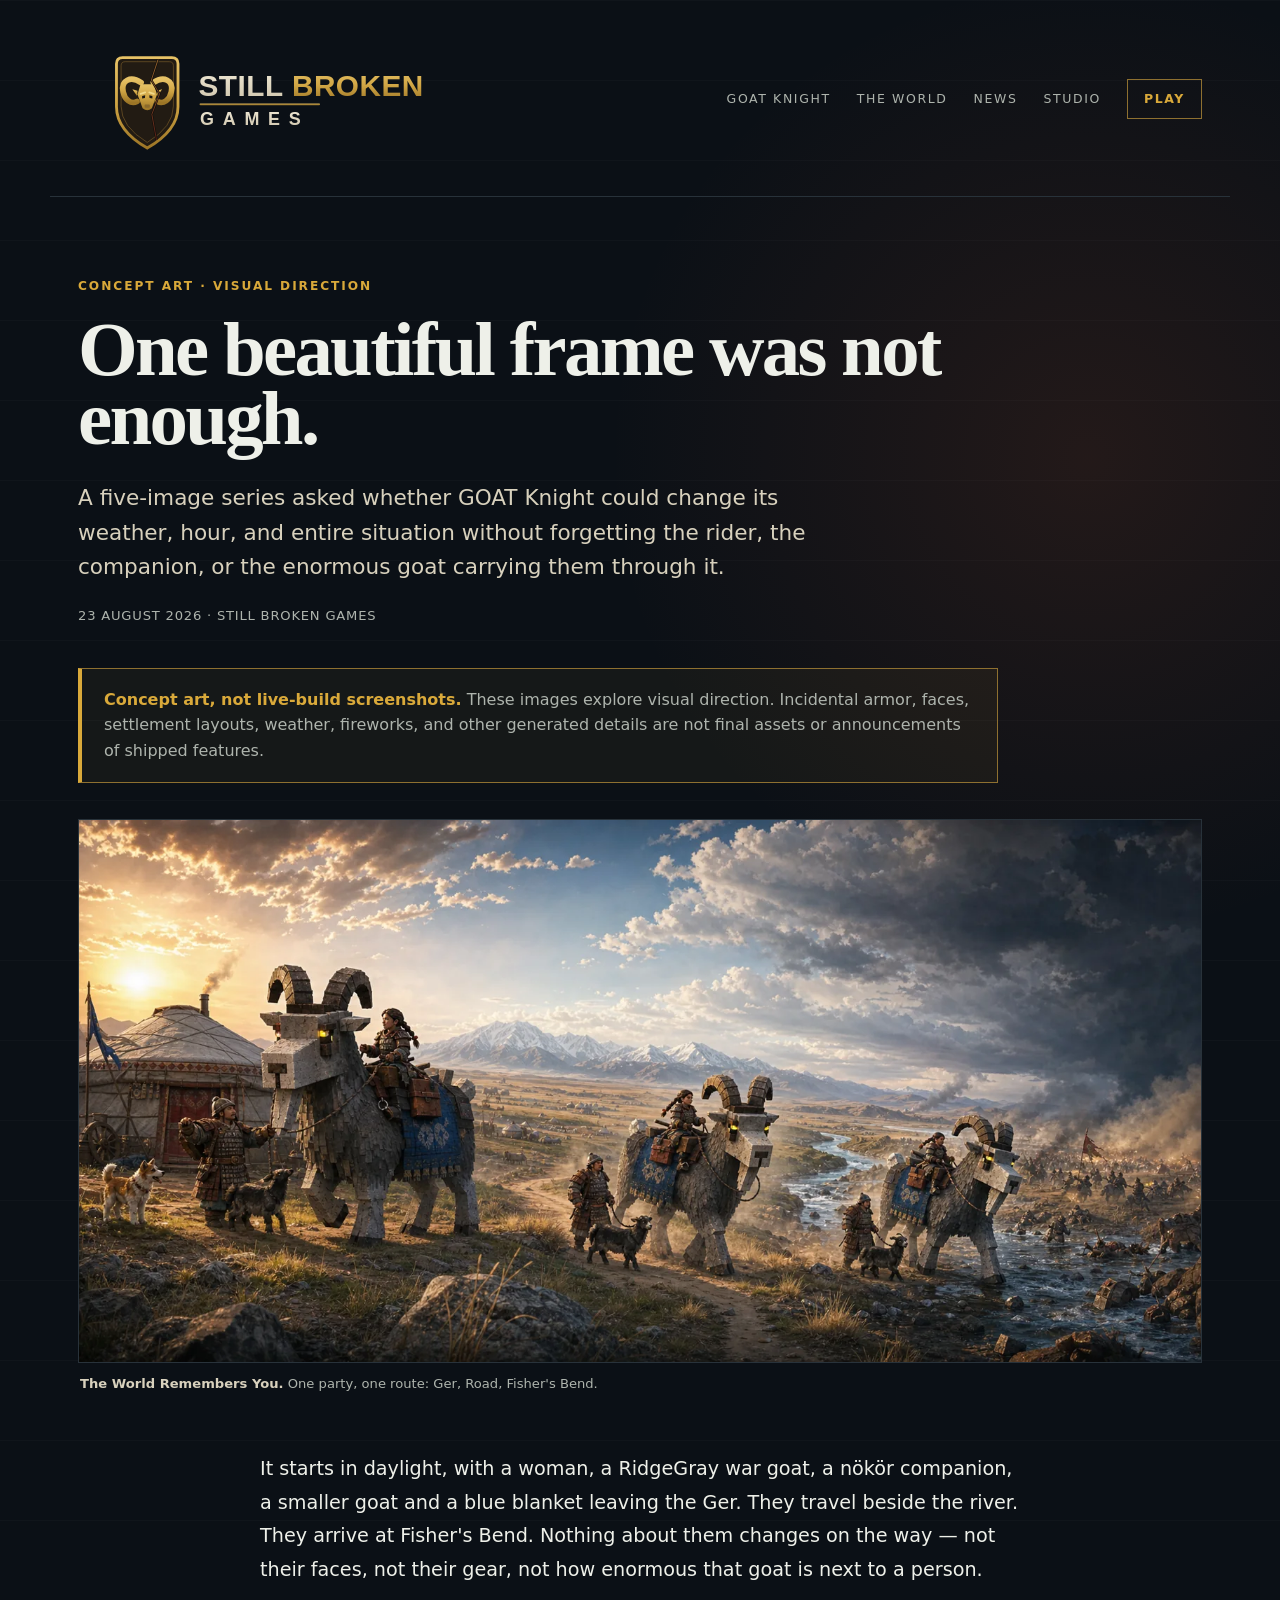
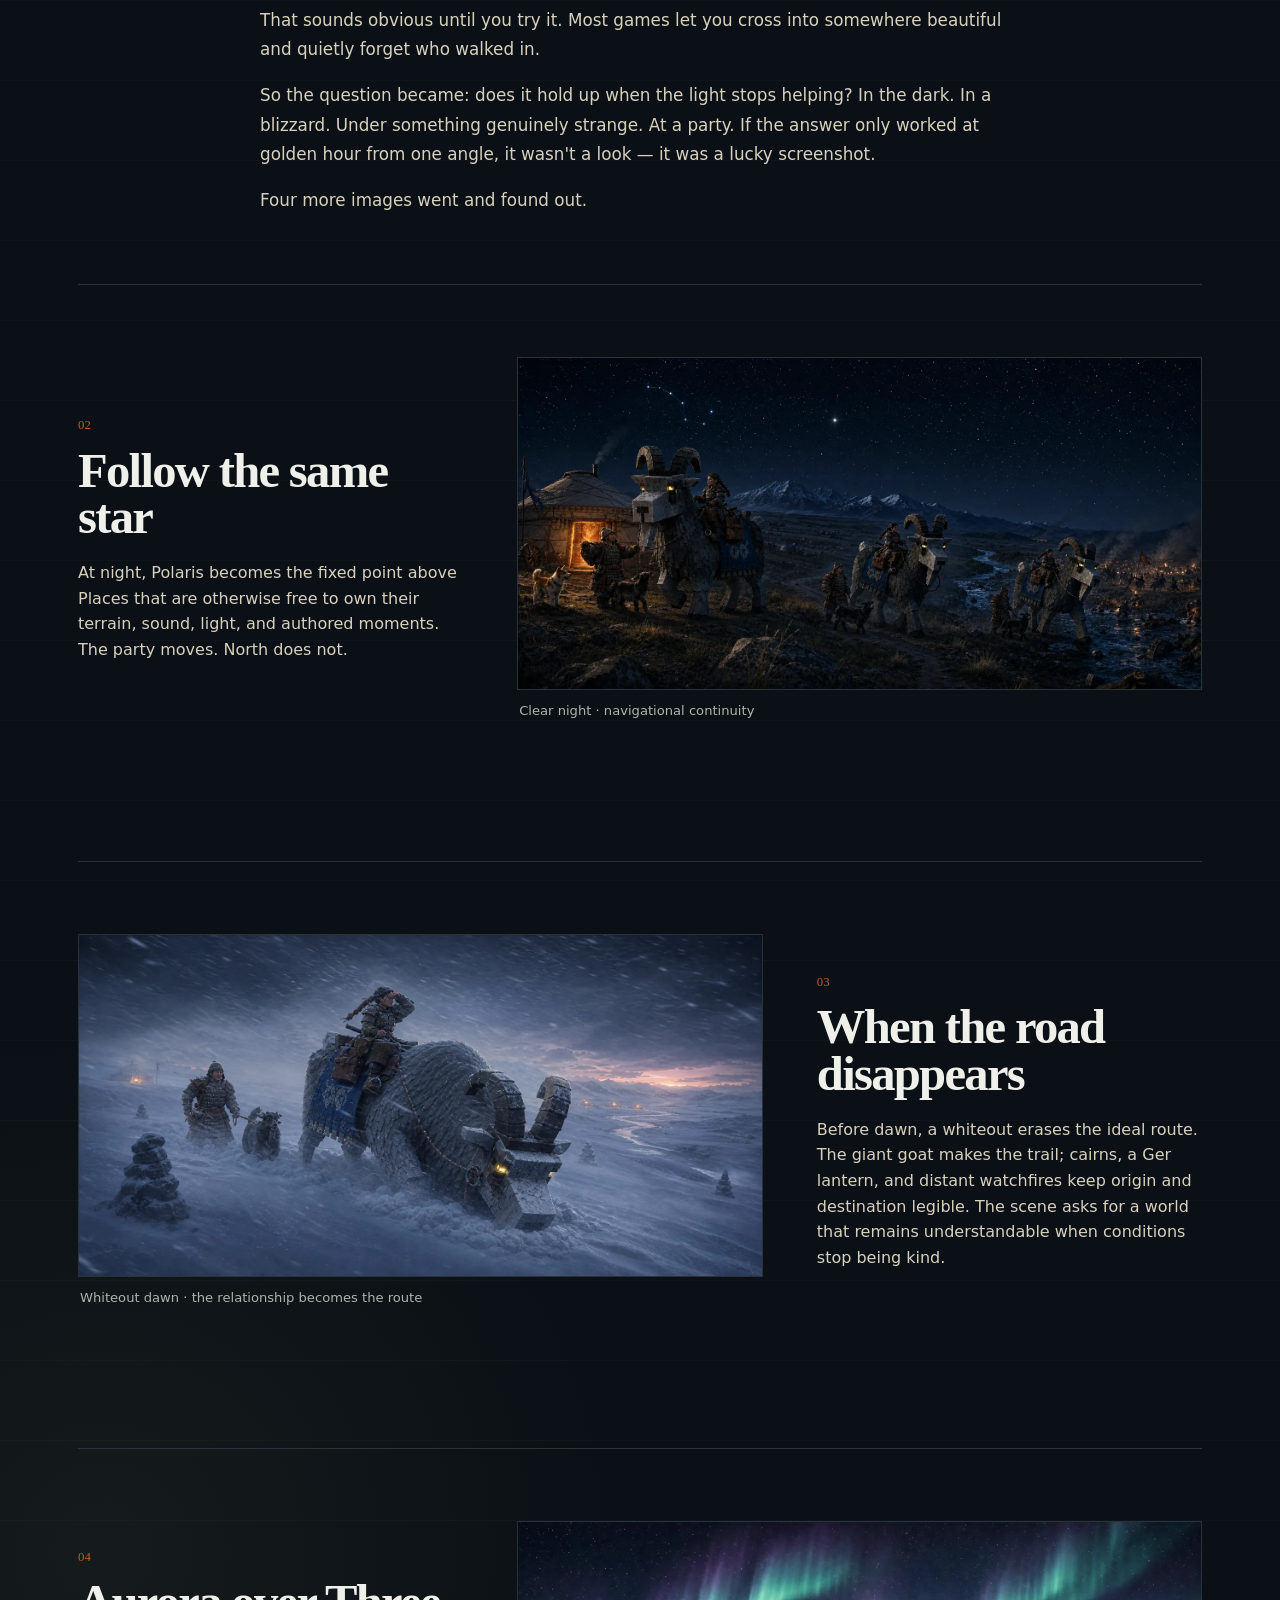
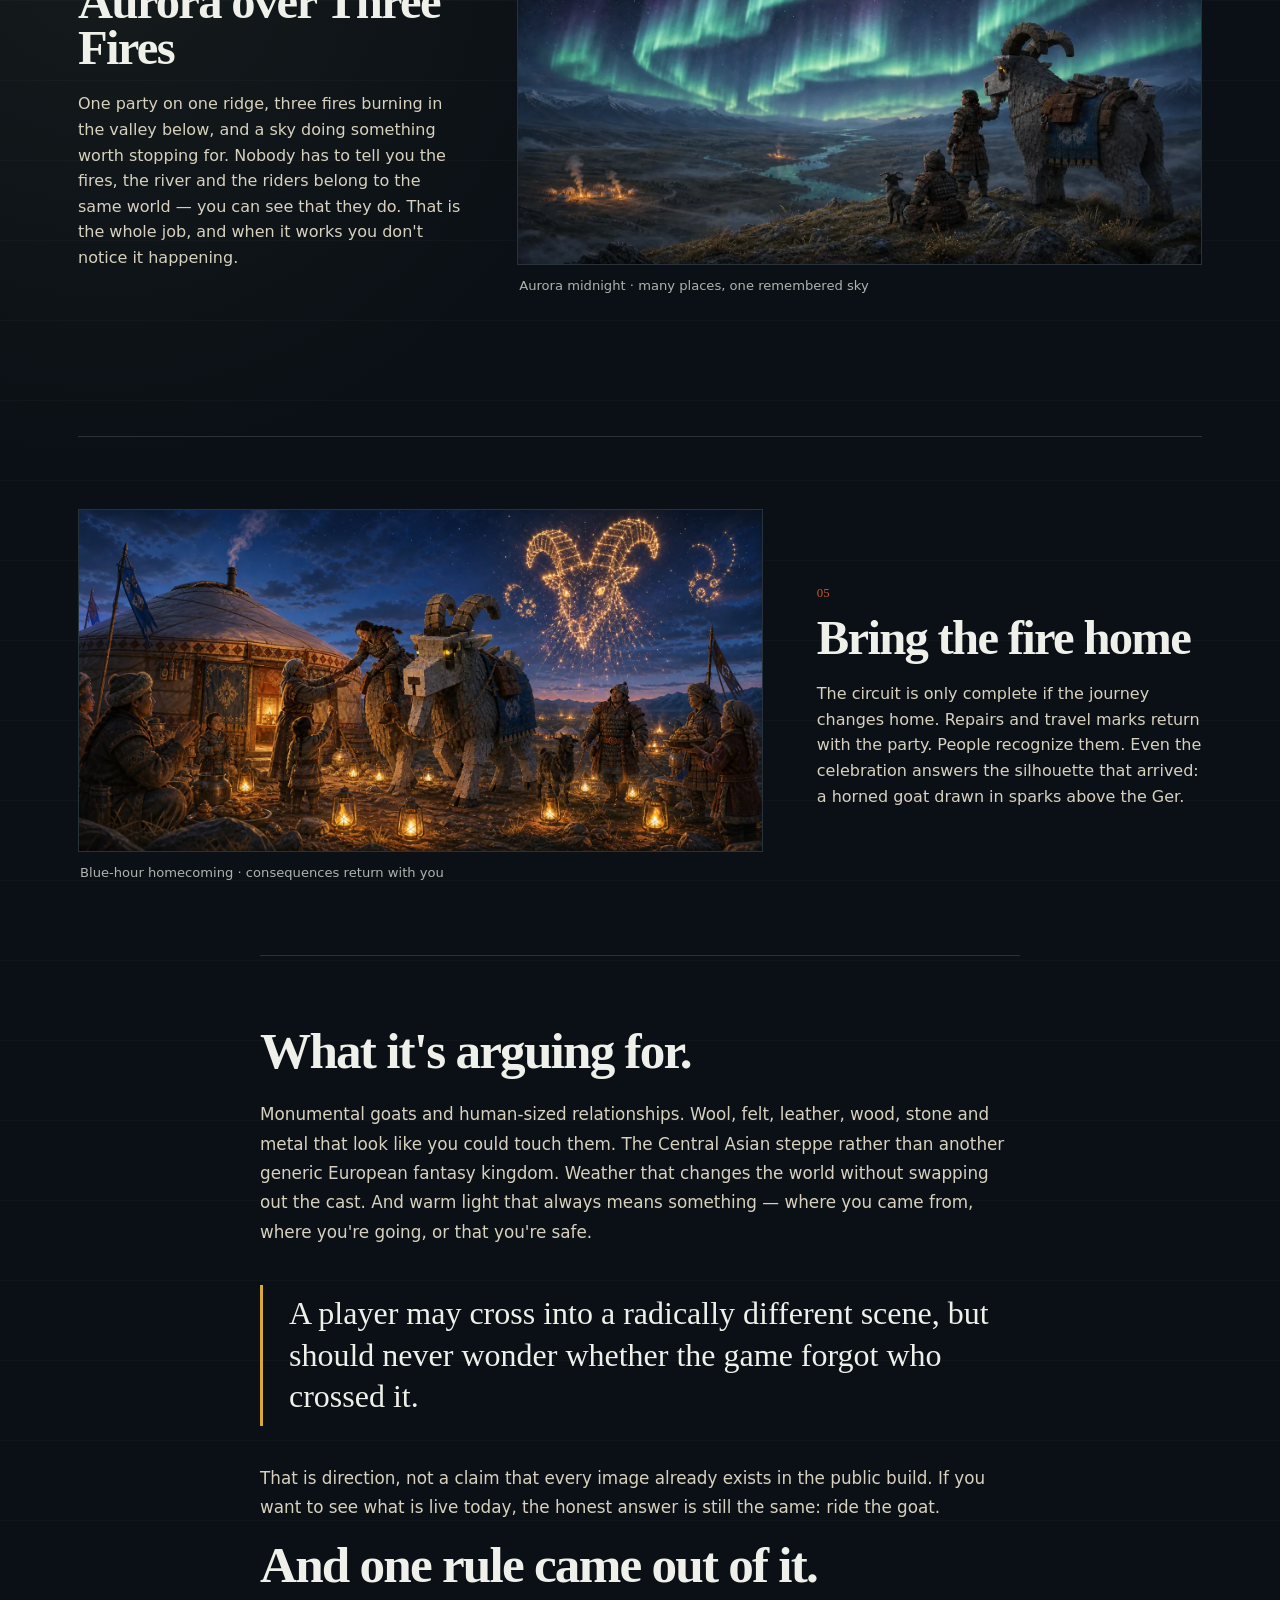
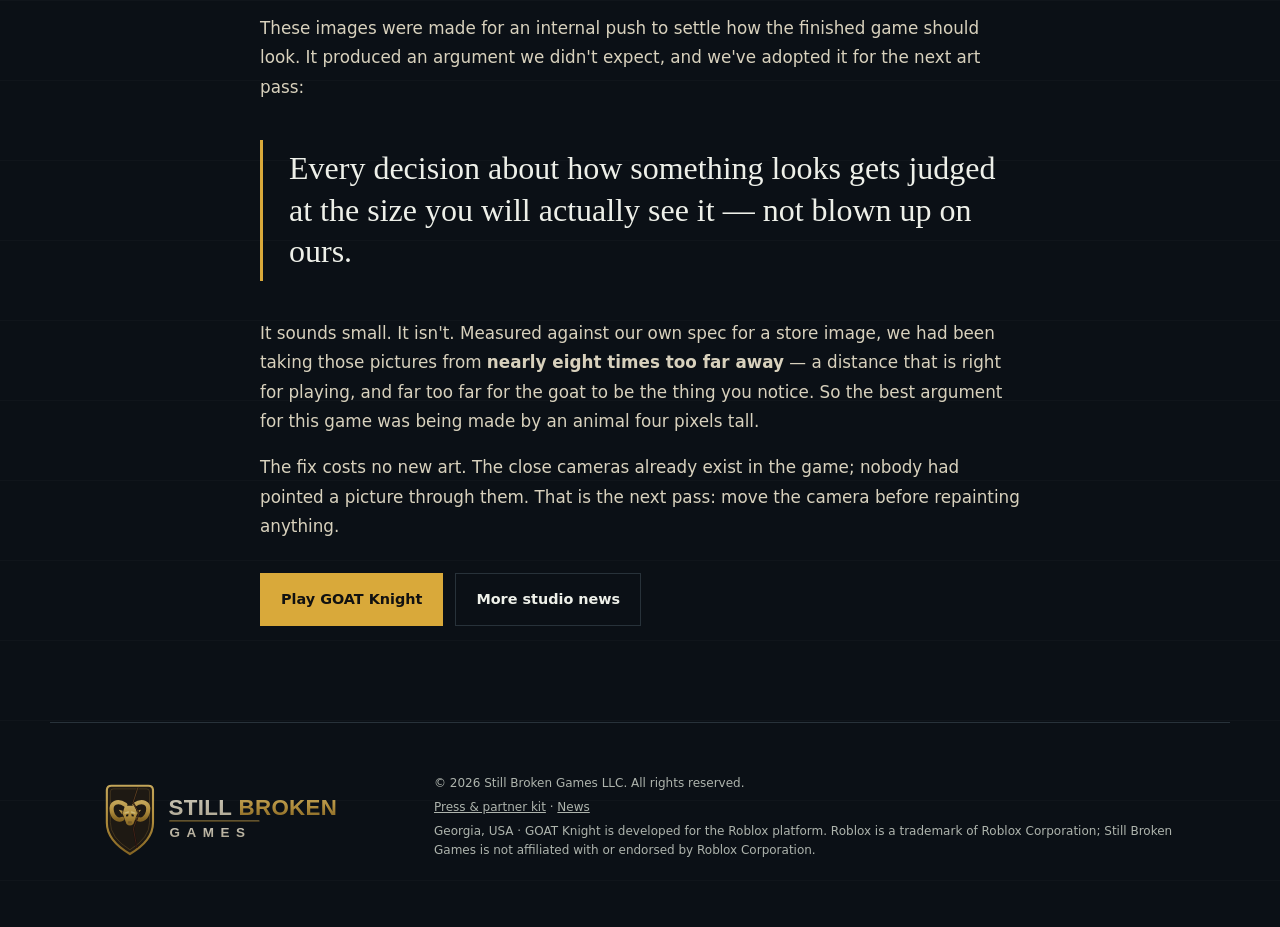
<file: news/vision-contest-series/index.html>
<!doctype html>
<html lang="en">
<head>
  <meta charset="utf-8">
  <meta name="viewport" content="width=device-width, initial-scale=1">
  <meta name="description" content="Five pieces of GOAT Knight concept art explore one rider, one enormous goat, and one remembered journey across daylight, snow, stars, aurora, and homecoming.">
  <meta name="theme-color" content="#0b1016">
  <meta name="robots" content="index,follow,max-image-preview:large">
  <link rel="canonical" href="https://stillbrokengames.com/news/vision-contest-series/">
  <meta property="og:site_name" content="Still Broken Games">
  <meta property="og:title" content="One beautiful frame was not enough — GOAT Knight concept series">
  <meta property="og:description" content="A five-image vision of GOAT Knight across daylight, snow, stars, aurora, and a Ger homecoming.">
  <meta property="og:type" content="article">
  <meta property="og:url" content="https://stillbrokengames.com/news/vision-contest-series/">
  <meta property="og:image" content="https://stillbrokengames.com/assets/news/vision-contest-series/aurora-og.jpg">
  <meta property="og:image:width" content="1200">
  <meta property="og:image:height" content="630">
  <meta property="og:image:alt" content="GOAT Knight concept art: a party and enormous horned goat watch an aurora above three fires in a broad river valley">
  <meta property="article:published_time" content="2026-08-23">
  <meta name="twitter:card" content="summary_large_image">
  <meta name="twitter:title" content="One beautiful frame was not enough">
  <meta name="twitter:description" content="A five-image GOAT Knight vision across daylight, snow, stars, aurora, and homecoming.">
  <meta name="twitter:image" content="https://stillbrokengames.com/assets/news/vision-contest-series/aurora-og.jpg">
  <title>One beautiful frame was not enough — Still Broken Games</title>
  <link rel="icon" type="image/png" sizes="64x64" href="../../assets/favicon.png">
  <link rel="stylesheet" href="../../styles.css">
</head>
<body>
  <a class="skip-link" href="#top">Skip to content</a>

  <header class="site-header" aria-label="Still Broken Games">
    <a class="studio-mark" href="../../" aria-label="Still Broken Games home">
      <img src="../../assets/still-broken-games-logo.svg" alt="Still Broken Games" width="1560" height="540">
    </a>
    <nav aria-label="Primary">
      <a href="../../#goat-knight">GOAT Knight</a>
      <a href="../../#world">The World</a>
      <a href="../" aria-current="page">News</a>
      <a href="../../#studio">Studio</a>
      <a class="nav-cta" href="https://www.roblox.com/games/111950602365288" target="_blank" rel="noopener noreferrer">Play</a>
    </nav>
  </header>

  <main id="top">
    <article class="story">
      <header class="story-head">
        <p class="eyebrow">Concept art · Visual direction</p>
        <h1>One beautiful frame was not enough.</h1>
        <p class="story-deck">A five-image series asked whether GOAT Knight could change its weather, hour, and entire situation without forgetting the rider, the companion, or the enormous goat carrying them through it.</p>
        <p class="story-byline"><time datetime="2026-08-23">23 August 2026</time> · Still Broken Games</p>
      </header>

      <div class="concept-disclosure">
        <b>Concept art, not live-build screenshots.</b> These images explore visual direction. Incidental armor, faces, settlement layouts, weather, fireworks, and other generated details are not final assets or announcements of shipped features.
      </div>

      <figure class="story-lead-art">
        <a href="../../assets/news/vision-contest-series/world-remembers.webp" target="_blank" rel="noopener">
          <img src="../../assets/news/vision-contest-series/world-remembers.webp" width="1600" height="774" fetchpriority="high" decoding="async" alt="Concept panorama following the same enormous goat, rider and companion from a warm Ger settlement along a river road to Fisher's Bend in daylight">
        </a>
        <figcaption><b>The World Remembers You.</b> One party, one route: Ger, Road, Fisher's Bend.</figcaption>
      </figure>

      <div class="story-copy">
        <p class="story-drop">It starts in daylight, with a woman, a RidgeGray war goat, a nökör companion, a smaller goat and a blue blanket leaving the Ger. They travel beside the river. They arrive at Fisher's Bend. Nothing about them changes on the way — not their faces, not their gear, not how enormous that goat is next to a person.</p>
        <p>That sounds obvious until you try it. Most games let you cross into somewhere beautiful and quietly forget who walked in.</p>
        <p>So the question became: does it hold up when the light stops helping? In the dark. In a blizzard. Under something genuinely strange. At a party. If the answer only worked at golden hour from one angle, it wasn't a look — it was a lucky screenshot.</p>
        <p>Four more images went and found out.</p>
      </div>

      <section class="concept-chapter">
        <div class="chapter-copy">
          <p class="chapter-no">02</p>
          <h2>Follow the same star</h2>
          <p>At night, Polaris becomes the fixed point above Places that are otherwise free to own their terrain, sound, light, and authored moments. The party moves. North does not.</p>
        </div>
        <figure>
          <a href="../../assets/news/vision-contest-series/follow-star.webp" target="_blank" rel="noopener"><img src="../../assets/news/vision-contest-series/follow-star.webp" width="1600" height="776" loading="lazy" decoding="async" alt="Night concept panorama of the same goat party traveling from Ger firelight beneath the Big Dipper and North Star toward a distant battlefield"></a>
          <figcaption>Clear night · navigational continuity</figcaption>
        </figure>
      </section>

      <section class="concept-chapter reverse">
        <div class="chapter-copy">
          <p class="chapter-no">03</p>
          <h2>When the road disappears</h2>
          <p>Before dawn, a whiteout erases the ideal route. The giant goat makes the trail; cairns, a Ger lantern, and distant watchfires keep origin and destination legible. The scene asks for a world that remains understandable when conditions stop being kind.</p>
        </div>
        <figure>
          <a href="../../assets/news/vision-contest-series/whiteout.webp" target="_blank" rel="noopener"><img src="../../assets/news/vision-contest-series/whiteout.webp" width="1600" height="800" loading="lazy" decoding="async" alt="Pre-dawn blizzard concept art of a monumental horned goat breaking a trail through deep snow while its rider and companions follow cairns toward distant lights"></a>
          <figcaption>Whiteout dawn · the relationship becomes the route</figcaption>
        </figure>
      </section>

      <section class="concept-chapter">
        <div class="chapter-copy">
          <p class="chapter-no">04</p>
          <h2>Aurora over Three Fires</h2>
          <p>One party on one ridge, three fires burning in the valley below, and a sky doing something worth stopping for. Nobody has to tell you the fires, the river and the riders belong to the same world — you can see that they do. That is the whole job, and when it works you don't notice it happening.</p>
        </div>
        <figure>
          <a href="../../assets/news/vision-contest-series/aurora.webp" target="_blank" rel="noopener"><img src="../../assets/news/vision-contest-series/aurora.webp" width="1600" height="800" loading="lazy" decoding="async" alt="Midnight concept art of a rider, companion, smaller goat and enormous RidgeGray goat looking across a river valley beneath green and violet aurora curtains"></a>
          <figcaption>Aurora midnight · many places, one remembered sky</figcaption>
        </figure>
      </section>

      <section class="concept-chapter reverse">
        <div class="chapter-copy">
          <p class="chapter-no">05</p>
          <h2>Bring the fire home</h2>
          <p>The circuit is only complete if the journey changes home. Repairs and travel marks return with the party. People recognize them. Even the celebration answers the silhouette that arrived: a horned goat drawn in sparks above the Ger.</p>
        </div>
        <figure>
          <a href="../../assets/news/vision-contest-series/homecoming.webp" target="_blank" rel="noopener"><img src="../../assets/news/vision-contest-series/homecoming.webp" width="1600" height="800" loading="lazy" decoding="async" alt="Blue-hour concept art of an enormous goat and returning riders welcomed at a lantern-lit Ger while a golden goat-shaped firework blooms overhead"></a>
          <figcaption>Blue-hour homecoming · consequences return with you</figcaption>
        </figure>
      </section>

      <div class="story-copy story-conclusion">
        <h2>What it's arguing for.</h2>
        <p>Monumental goats and human-sized relationships. Wool, felt, leather, wood, stone and metal that look like you could touch them. The Central Asian steppe rather than another generic European fantasy kingdom. Weather that changes the world without swapping out the cast. And warm light that always means something — where you came from, where you're going, or that you're safe.</p>
        <blockquote>A player may cross into a radically different scene, but should never wonder whether the game forgot who crossed it.</blockquote>
        <p>That is direction, not a claim that every image already exists in the public build. If you want to see what is live today, the honest answer is still the same: ride the goat.</p>

        <h2>And one rule came out of it.</h2>
        <p>These images were made for an internal push to settle how the finished game should look. It produced an argument we didn't expect, and we've adopted it for the next art pass:</p>
        <blockquote>Every decision about how something looks gets judged at the size you will actually see it — not blown up on ours.</blockquote>
        <p>It sounds small. It isn't. Measured against our own spec for a store image, we had been taking those pictures from <b>nearly eight times too far away</b> — a distance that is right for playing, and far too far for the goat to be the thing you notice. So the best argument for this game was being made by an animal four pixels tall.</p>
        <p>The fix costs no new art. The close cameras already exist in the game; nobody had pointed a picture through them. That is the next pass: move the camera before repainting anything.</p>
        <div class="actions">
          <a class="button primary" href="https://www.roblox.com/games/111950602365288" target="_blank" rel="noopener noreferrer">Play GOAT Knight</a>
          <a class="button secondary" href="../">More studio news</a>
        </div>
      </div>
    </article>
  </main>

  <footer>
    <img src="../../assets/still-broken-games-logo.svg" alt="Still Broken Games" width="1560" height="540" loading="lazy">
    <div>
      <p>© 2026 Still Broken Games LLC. All rights reserved.</p>
      <p><a href="../../press/">Press &amp; partner kit</a> · <a href="../">News</a></p>
      <p>Georgia, USA · GOAT Knight is developed for the Roblox platform. Roblox is a trademark of Roblox Corporation; Still Broken Games is not affiliated with or endorsed by Roblox Corporation.</p>
    </div>
  </footer>
</body>
</html>
</file>
<file: styles.css>
/* ==========================================================================
   Still Broken Games — stillbrokengames.com
   ========================================================================== */

:root {
  --ink: #eef0e9;
  --muted: #aeb4ad;
  --dark: #0b1016;
  --panel: #111820;
  --panel2: #151c21;
  --line: #28323a;
  --gold: #d9a93a;
  --gold2: #8e7030;
  --ember: #c4572d;
  --paper: #d8d1bd;
  --steppe: #6f7452;
  --serif: Georgia, "Times New Roman", serif;
  --wrap: 1180px;
}

* { box-sizing: border-box; }
html { scroll-behavior: smooth; }

body {
  margin: 0;
  background: var(--dark);
  color: var(--ink);
  font-family: Inter, ui-sans-serif, system-ui, -apple-system, BlinkMacSystemFont, "Segoe UI", sans-serif;
  line-height: 1.6;
  background-image:
    radial-gradient(circle at 85% 8%, rgba(196, 87, 45, .13), transparent 30rem),
    radial-gradient(circle at 8% 55%, rgba(111, 116, 82, .10), transparent 32rem),
    linear-gradient(rgba(255, 255, 255, .018) 1px, transparent 1px);
  background-size: auto, auto, 100% 5rem;
}

a { color: inherit; }
img { max-width: 100%; }

.skip-link {
  position: absolute;
  left: -9999px;
  top: 0;
  background: var(--gold);
  color: #111;
  padding: 12px 18px;
  font-weight: 800;
  z-index: 20;
}
.skip-link:focus { left: 12px; top: 12px; }

/* ---------------------------------------------------------------- header */

.site-header {
  max-width: var(--wrap);
  margin: auto;
  padding: 30px 28px 28px;
  display: flex;
  align-items: center;
  justify-content: space-between;
  gap: 28px;
  border-bottom: 1px solid var(--line);
}
.studio-mark { display: block; line-height: 0; }
.studio-mark img { display: block; width: min(400px, 48vw); height: auto; }

.site-header nav { display: flex; align-items: center; gap: 26px; }
.site-header nav a {
  font-size: .78rem;
  letter-spacing: .13em;
  text-transform: uppercase;
  text-decoration: none;
  color: var(--muted);
  white-space: nowrap;
}
.site-header nav a:hover { color: var(--ink); }
.site-header nav .nav-cta {
  border: 1px solid var(--gold2);
  color: var(--gold);
  padding: 9px 16px;
  font-weight: 800;
}
.site-header nav .nav-cta:hover { background: var(--gold); border-color: var(--gold); color: #111; }

main { max-width: var(--wrap); margin: auto; padding: 0 28px; }

/* ------------------------------------------------------------ typography */

.eyebrow {
  text-transform: uppercase;
  letter-spacing: .16em;
  font-size: .76rem;
  font-weight: 800;
  color: var(--gold);
  margin: 0 0 18px;
}
.hero h1,
.origin h2,
.play h2,
.world h2,
.bond h2,
.studio h2,
.contact h2 { font-family: var(--serif); }

/* ------------------------------------------------------------------ hero */

.hero {
  display: grid;
  grid-template-columns: 1.1fr .9fr;
  gap: 66px;
  align-items: center;
  padding: 74px 0 84px;
}
.hero h1 {
  font-size: clamp(2.5rem, 4vw, 3.7rem);
  line-height: 1.0;
  letter-spacing: -.04em;
  margin: 0;
}
.hero h1 em { font-style: normal; color: var(--gold); }

.lead {
  font-size: clamp(1.05rem, 1.6vw, 1.24rem);
  color: var(--paper);
  max-width: 620px;
  margin: 28px 0;
}

.actions { display: flex; gap: 12px; flex-wrap: wrap; align-items: center; }
.button {
  display: inline-block;
  padding: 14px 20px;
  border: 1px solid var(--line);
  font-weight: 800;
  text-decoration: none;
  font-size: .9rem;
}
.primary { background: var(--gold); border-color: var(--gold); color: #111; }
.primary:hover { filter: brightness(1.08); }
.secondary:hover { border-color: var(--paper); }

.status { font-size: .82rem; color: var(--muted); margin-top: 20px; }
.status span {
  display: inline-block;
  width: 7px; height: 7px;
  border-radius: 50%;
  background: var(--gold);
  margin-right: 8px;
}

.product-lockup { display: flex; flex-direction: column; gap: 14px; }
.hero-art {
  position: relative;
  overflow: hidden;
  border: 1px solid var(--line);
  background: var(--panel);
}
.hero-art:before {
  content: "";
  position: absolute;
  inset: 7% -4% -5% 7%;
  border: 1px solid var(--line);
  z-index: -1;
}
.hero-art img {
  width: 100%;
  height: auto;
  display: block;
  box-shadow: 0 28px 80px rgba(0, 0, 0, .38);
}
.hero-tagline {
  margin: 0;
  text-align: center;
  font-family: var(--serif);
  letter-spacing: .22em;
  text-transform: uppercase;
  font-size: .72rem;
  color: var(--gold2);
}

/* ---------------------------------------------------------------- origin */

.origin { border-top: 1px solid var(--line); padding: 82px 0 90px; }
.origin-head { max-width: 760px; }
.origin h2 {
  font-size: clamp(2rem, 3.8vw, 3.3rem);
  line-height: 1.03;
  letter-spacing: -.03em;
  margin: 0;
}
.origin-sub { color: var(--muted); margin: 18px 0 0; max-width: 60ch; }

.origin-strip {
  list-style: none;
  margin: 48px 0 0;
  padding: 0;
  display: grid;
  grid-template-columns: repeat(4, 1fr);
  gap: 18px;
  counter-reset: beat;
}
.origin-strip li {
  border: 1px solid var(--line);
  background: var(--panel);
  display: flex;
  flex-direction: column;
}
.origin-strip img {
  width: 100%;
  height: auto;
  display: block;
  aspect-ratio: 1 / 1;
  object-fit: cover;
  border-bottom: 1px solid var(--line);
  filter: saturate(.95);
}
.origin-strip .beat {
  margin: 18px 20px 6px;
  font-family: var(--serif);
  font-size: .78rem;
  letter-spacing: .12em;
  color: var(--ember);
}
.origin-strip li > p:last-child {
  margin: 0 20px 22px;
  color: var(--paper);
  font-size: .95rem;
  line-height: 1.5;
}

.origin-foot {
  margin: 38px 0 0;
  font-family: var(--serif);
  font-size: clamp(1.15rem, 2.1vw, 1.6rem);
  color: var(--gold);
  max-width: 40ch;
}

/* ------------------------------------------------------------------ play */

.play {
  border-top: 1px solid var(--line);
  padding: 86px 0;
  display: grid;
  grid-template-columns: .92fr 1.08fr;
  gap: 64px;
  align-items: start;
}
.play-art {
  position: relative;
  border: 1px solid var(--line);
  background: var(--panel);
  overflow: hidden;
  margin-top: 46px;
}
.play-art:before {
  content: "";
  position: absolute;
  inset: 8% -4% -6% 8%;
  border: 1px solid var(--line);
  z-index: -1;
}
.play-art img {
  width: 100%;
  height: auto;
  display: block;
  aspect-ratio: 4 / 5;
  object-fit: cover;
  object-position: 46% 50%;
  filter: saturate(.92) contrast(1.04);
}
.play h2 {
  font-size: clamp(2rem, 3.6vw, 3.2rem);
  line-height: 1.02;
  letter-spacing: -.03em;
  margin: 0 0 20px;
}
.play-lead { color: var(--paper); margin: 0 0 26px; max-width: 56ch; }

.play-list { list-style: none; margin: 0 0 30px; padding: 0; }
.play-list li {
  padding: 15px 0 15px 20px;
  border-top: 1px solid var(--line);
  color: var(--muted);
  font-size: .95rem;
  position: relative;
}
.play-list li:before {
  content: "";
  position: absolute;
  left: 0;
  top: 24px;
  width: 8px; height: 1px;
  background: var(--gold);
}
.play-list li:last-child { border-bottom: 1px solid var(--line); }
.play-list b { color: var(--ink); display: block; font-size: 1rem; margin-bottom: 2px; }

/* ----------------------------------------------------------------- build */

.build { border-top: 1px solid var(--line); padding: 82px 0 88px; }
.build-head { max-width: 780px; }
.build h2 {
  font-family: var(--serif);
  font-size: clamp(1.9rem, 3.4vw, 3rem);
  line-height: 1.04;
  letter-spacing: -.03em;
  margin: 0;
}
.build-sub { color: var(--muted); margin: 18px 0 0; max-width: 68ch; }

.build-grid {
  display: grid;
  grid-template-columns: repeat(3, 1fr);
  gap: 20px;
  margin-top: 46px;
}
.build-grid figure { margin: 0; border: 1px solid var(--line); background: var(--panel); }
.build-grid a { display: block; line-height: 0; }
.build-grid a:focus-visible { outline: 3px solid var(--gold); outline-offset: -3px; }
.build-grid a:hover img { filter: brightness(1.08); }
.build-grid img {
  width: 100%;
  height: auto;
  display: block;
  aspect-ratio: 16 / 9;
  object-fit: cover;
  border-bottom: 1px solid var(--line);
}
.build-grid figcaption {
  padding: 18px 20px 22px;
  color: var(--muted);
  font-size: .9rem;
  line-height: 1.5;
}
.build-grid figcaption b { display: block; color: var(--ink); font-size: .95rem; margin-bottom: 3px; }

/* ------------------------------------------------------------- manifesto */

.manifesto {
  border-top: 1px solid var(--line);
  border-bottom: 1px solid var(--line);
  padding: 44px 0 48px;
  display: grid;
  grid-template-columns: .38fr 1.62fr;
  gap: 42px;
  align-items: baseline;
}
.manifesto-kicker {
  margin: 0;
  text-transform: uppercase;
  letter-spacing: .14em;
  font-size: .72rem;
  font-weight: 800;
  color: var(--muted);
}
.manifesto-line {
  font-family: var(--serif);
  font-size: clamp(1.6rem, 3.2vw, 2.9rem);
  line-height: 1.1;
  margin: 0;
  color: var(--paper);
}
.manifesto-line em { font-style: normal; color: var(--gold); }

/* ------------------------------------------------------- fisher's bend */

.bend {
  border-top: 1px solid var(--line);
  padding: 88px 0 92px;
  display: grid;
  grid-template-columns: 1.08fr .92fr;
  gap: 66px;
  align-items: start;
}
.bend h2 {
  font-family: var(--serif);
  font-size: clamp(1.9rem, 3.4vw, 3rem);
  line-height: 1.05;
  letter-spacing: -.03em;
  margin: 0 0 22px;
}
.bend-lead { color: var(--paper); font-size: 1.06rem; margin: 0 0 18px; }
.bend-copy > p { color: var(--muted); margin: 0 0 18px; max-width: 58ch; }
.bend-copy > p b { color: var(--paper); }

.bend-houses {
  display: grid;
  grid-template-columns: 1fr 1fr;
  gap: 22px;
  margin: 34px 0 30px;
  padding: 26px 0;
  border-top: 1px solid var(--line);
  border-bottom: 1px solid var(--line);
}
.bend-houses figure { margin: 0; display: flex; gap: 16px; align-items: center; }
.bend-houses img { width: 58px; height: auto; flex: 0 0 58px; display: block; }
.bend-houses figcaption { font-size: .9rem; }
.bend-houses figcaption b {
  display: block;
  font-family: var(--serif);
  font-size: 1.12rem;
  font-weight: 400;
  color: var(--ink);
  margin-bottom: 3px;
}
.bend-houses figcaption span { color: var(--muted); font-size: .84rem; line-height: 1.4; display: block; }

.bend-foot { color: var(--muted); font-size: .95rem; font-style: italic; margin: 0; }

.bend-map { margin: 0; }
.bend-map img {
  width: 100%;
  height: auto;
  display: block;
  border: 1px solid var(--line);
  background: var(--panel);
}
.bend-map figcaption {
  margin-top: 14px;
  color: var(--muted);
  font-size: .84rem;
  line-height: 1.5;
}

/* evidence figures: a claim on the page, and the game saying it */

.bend-proof { grid-column: 1 / -1; margin: 44px 0 0; }
.bend-proof img,
.bond-proof img {
  width: 100%;
  height: auto;
  display: block;
  border: 1px solid var(--line);
  background: var(--panel);
}
.bend-proof a, .bond-proof a { display: block; line-height: 0; }
.bend-proof a:hover img, .bond-proof a:hover img { filter: brightness(1.06); }
.bend-proof a:focus-visible, .bond-proof a:focus-visible { outline: 3px solid var(--gold); outline-offset: 3px; }
.bend-proof figcaption,
.bond-proof figcaption {
  margin-top: 14px;
  color: var(--muted);
  font-size: .9rem;
  line-height: 1.5;
  max-width: 70ch;
}
.bend-proof figcaption b, .bond-proof figcaption b { color: var(--paper); }

.bond-proof { grid-column: 1 / -1; margin: 46px 0 0; }

.studio-proof {
  grid-column: 1 / -1;
  margin: 54px 0 0;
  display: grid;
  grid-template-columns: 300px 1fr;
  gap: 44px;
  align-items: center;
  border: 1px solid var(--line);
  background: linear-gradient(180deg, rgba(217, 169, 58, .05), transparent);
  padding: 34px;
}
.studio-proof figure { margin: 0; }
.studio-proof img {
  width: 100%;
  height: auto;
  display: block;
  border: 1px solid var(--line);
}
.studio-proof a { display: block; line-height: 0; }
.studio-proof a:hover img { filter: brightness(1.06); }
.studio-proof a:focus-visible { outline: 3px solid var(--gold); outline-offset: 3px; }
.studio-proof h3 {
  font-family: var(--serif);
  font-size: clamp(1.5rem, 2.4vw, 2rem);
  margin: 0 0 14px;
  letter-spacing: -.02em;
}
.studio-proof p { color: var(--muted); margin: 0 0 12px; max-width: 62ch; }
.studio-proof p b { color: var(--paper); }
.studio-proof-note { font-size: .86rem; margin-bottom: 0 !important; }

/* ----------------------------------------------------------------- world */

.world { padding: 104px 0 96px; }
.world-heading {
  display: grid;
  grid-template-columns: 1.25fr .75fr;
  column-gap: 64px;
  align-items: start;
  margin-bottom: 58px;
}
.world-heading .eyebrow { grid-column: 1; }
.world-heading h2 {
  grid-column: 1;
  font-size: clamp(1.9rem, 3.2vw, 3rem);
  line-height: 1.06;
  letter-spacing: -.03em;
  margin: 0;
}
.world-heading > p:last-child {
  grid-column: 2;
  grid-row: 1 / span 2;
  color: var(--paper);
  font-size: 1.02rem;
  margin: 34px 0 0;
}

.place-route {
  height: 1px;
  background: var(--line);
  margin: 0 8% -1px;
  display: flex;
  justify-content: space-between;
  align-items: center;
}
.place-route span {
  width: 9px; height: 9px;
  border-radius: 50%;
  background: var(--dark);
  border: 2px solid var(--gold);
}

.place-grid { display: grid; grid-template-columns: repeat(4, 1fr); border: 1px solid var(--line); }
.place-card {
  min-height: 300px;
  padding: 30px 25px 32px;
  background: linear-gradient(180deg, rgba(255, 255, 255, .015), transparent);
}
.place-card + .place-card { border-left: 1px solid var(--line); }
.place-state {
  margin: 0 0 46px;
  font-size: .68rem;
  text-transform: uppercase;
  letter-spacing: .14em;
  font-weight: 800;
  color: var(--muted);
}
.live-card .place-state { color: var(--gold); }
.development-card .place-state { color: #bdaf76; }
.trajectory-card { background: linear-gradient(180deg, rgba(217, 169, 58, .055), rgba(196, 87, 45, .025)); }
.trajectory-card .place-state { color: var(--ember); }
.place-verb { margin: 0 0 4px; font-size: .63rem; letter-spacing: .18em; color: var(--gold2); font-weight: 800; }
.place-card h3 { font-family: var(--serif); font-size: 1.7rem; margin: 0 0 14px; }
.place-card > p:last-child { color: var(--muted); margin: 0; font-size: .92rem; }

.return-loop { margin-top: 38px; padding: 36px 0 0; border-top: 1px solid var(--line); }
.loop-line {
  display: flex;
  align-items: center;
  justify-content: space-between;
  gap: 16px;
  margin: 0 0 20px;
  color: var(--paper);
  font-family: var(--serif);
  font-size: clamp(1.05rem, 2vw, 1.45rem);
}
.loop-line b { font-family: system-ui, sans-serif; color: var(--gold); font-weight: 500; }
.loop-copy { max-width: 860px; color: var(--muted); margin: 0; }

/* ------------------------------------------------------------------ bond */

.bond {
  border-top: 1px solid var(--line);
  border-bottom: 1px solid var(--line);
  padding: 84px 0;
  display: grid;
  grid-template-columns: 1fr 1fr;
  gap: 80px;
  align-items: center;
}
.bond h2 {
  font-size: clamp(2.5rem, 4.6vw, 4.4rem);
  line-height: .97;
  letter-spacing: -.03em;
  margin: 0 0 22px;
}
.bond-copy > p:last-child { color: var(--paper); font-size: 1.02rem; max-width: 600px; }
.bond-trio {
  display: grid;
  grid-template-columns: 1fr auto 1fr auto 1fr;
  align-items: center;
  gap: 12px;
  text-align: center;
}
.bond-trio span {
  border: 1px solid var(--line);
  padding: 26px 12px;
  background: var(--panel);
  font-size: .72rem;
  letter-spacing: .12em;
  font-weight: 900;
}
.bond-trio b { color: var(--gold); font-size: 1.4rem; }

/* ---------------------------------------------------------------- studio */

.studio { padding: 100px 0 96px; }
.studio-head { max-width: 900px; }
.studio h2 {
  font-size: clamp(2.1rem, 4vw, 3.7rem);
  line-height: 1.02;
  letter-spacing: -.03em;
  margin: 0;
}
.studio-lead { font-size: 1.08rem; color: var(--paper); margin: 26px 0 0; max-width: 64ch; }

.studio-how {
  display: grid;
  grid-template-columns: repeat(3, 1fr);
  gap: 0;
  margin: 58px 0 0;
  border-top: 1px solid var(--line);
  border-bottom: 1px solid var(--line);
}
.studio-how article { padding: 40px 32px 44px 0; }
.studio-how article + article { border-left: 1px solid var(--line); padding-left: 32px; }
.studio-how span { font-family: var(--serif); color: var(--ember); font-size: .8rem; }
.studio-how h3 { font-family: var(--serif); font-size: 1.5rem; margin: 8px 0 10px; }
.studio-how p { color: var(--muted); margin: 0; font-size: .95rem; }

.studio-facts {
  margin-top: 54px;
  border: 1px solid var(--line);
  background: linear-gradient(180deg, rgba(255, 255, 255, .02), transparent);
  padding: 36px 34px 34px;
}
.facts-title {
  margin: 0 0 24px;
  font-size: .72rem;
  letter-spacing: .18em;
  text-transform: uppercase;
  color: var(--gold);
  font-weight: 800;
}
.studio-facts dl { margin: 0; display: grid; gap: 0; }
.studio-facts dl > div {
  display: grid;
  grid-template-columns: 190px 1fr;
  gap: 24px;
  padding: 14px 0;
  border-top: 1px solid var(--line);
}
.studio-facts dl > div:first-child { border-top: 0; padding-top: 0; }
.studio-facts dt {
  font-size: .72rem;
  letter-spacing: .12em;
  text-transform: uppercase;
  font-weight: 800;
  color: var(--muted);
  padding-top: 3px;
}
.studio-facts dd { margin: 0; color: var(--paper); font-size: .97rem; }

.trust-line { display: flex; gap: 9px; flex-wrap: wrap; margin-top: 28px; }
.trust-line span {
  border: 1px solid var(--line);
  padding: 8px 11px;
  font-size: .68rem;
  letter-spacing: .08em;
  text-transform: uppercase;
  color: var(--muted);
}

/* ----------------------------------------------------------------- press */

.press-hero { padding: 72px 0 66px; max-width: 820px; }
.press-hero h1 {
  font-family: var(--serif);
  font-size: clamp(2.3rem, 4.4vw, 3.9rem);
  line-height: 1.0;
  letter-spacing: -.04em;
  margin: 0;
}
.press-hero .lead { margin: 26px 0 30px; }

.press-block { border-top: 1px solid var(--line); padding: 58px 0 62px; }
.press-block > h2 {
  font-family: var(--serif);
  font-size: clamp(1.7rem, 2.8vw, 2.4rem);
  letter-spacing: -.02em;
  margin: 0 0 24px;
}
.press-block .studio-facts { margin-top: 0; }
.press-note { color: var(--muted); font-size: .95rem; max-width: 74ch; margin: 0 0 26px; }
.press-note b { color: var(--paper); }
.press-block .play-list { margin-bottom: 0; }
.press-block .actions { margin-top: 26px; }

.quote-block {
  border-left: 2px solid var(--gold2);
  padding: 4px 0 4px 22px;
  margin: 0 0 28px;
  max-width: 78ch;
}
.quote-label {
  margin: 0 0 8px;
  font-size: .68rem;
  letter-spacing: .16em;
  text-transform: uppercase;
  font-weight: 800;
  color: var(--gold);
}
.quote-block > p:last-child { margin: 0; color: var(--paper); font-size: 1.02rem; }

.press-grid { margin-top: 0; }
/* A press kit shows each asset whole — never cropped to a uniform tile. */
.press-grid img {
  background: var(--panel2);
  object-fit: contain;
  padding: 14px;
}
.press-grid figcaption b { display: inline; color: var(--ink); }

/* ------------------------------------------------------------------ news */

.news-hero { padding: 84px 0 68px; max-width: 900px; }
.news-hero h1,
.home-news h2,
.news-card h2,
.story-head h1,
.concept-chapter h2,
.story-conclusion h2 {
  font-family: var(--serif);
  letter-spacing: -.035em;
}
.news-hero h1 {
  font-size: clamp(2.6rem, 5vw, 4.7rem);
  line-height: .96;
  margin: 0;
}
.news-list { border-top: 1px solid var(--line); padding: 54px 0 84px; }
.news-card {
  display: grid;
  grid-template-columns: 1.2fr .8fr;
  border: 1px solid var(--line);
  background: var(--panel);
}
.news-card-art { display: block; line-height: 0; overflow: hidden; }
.news-card-art img { display: block; width: 100%; height: 100%; object-fit: cover; }
.news-card-copy { padding: 38px 36px 42px; align-self: center; }
.story-meta { display: flex; flex-wrap: wrap; gap: 8px 16px; margin: 0 0 20px; }
.story-meta span,
.story-meta time {
  color: var(--gold);
  font-size: .68rem;
  font-weight: 800;
  letter-spacing: .1em;
  text-transform: uppercase;
}
.story-meta span + span:before,
.story-meta time + span:before { content: "·"; color: var(--gold2); margin-right: 16px; }
.news-card h2 { font-size: clamp(2rem, 3.2vw, 3rem); line-height: 1; margin: 0 0 20px; }
.news-card h2 a { text-decoration: none; }
.news-card-copy > p:not(.story-meta) { color: var(--paper); margin: 0 0 24px; }
.story-link { color: var(--gold); font-weight: 800; text-decoration: none; }
.story-link:hover { text-decoration: underline; }
.editorial-line {
  border-top: 1px solid var(--line);
  padding: 48px 0 76px;
  display: grid;
  grid-template-columns: 220px 1fr;
  gap: 36px;
}
.editorial-line p:last-child { max-width: 68ch; color: var(--muted); margin: 0; }
.editorial-line b { color: var(--paper); }

.home-news {
  border-top: 1px solid var(--line);
  border-bottom: 1px solid var(--line);
  padding: 76px 0;
  display: grid;
  grid-template-columns: 1.1fr .9fr;
  gap: 54px;
  align-items: center;
}
.home-news-art { position: relative; background: var(--panel); border: 1px solid var(--line); }
.home-news-art a { display: block; line-height: 0; }
.home-news-art img { display: block; width: 100%; height: auto; }
.home-news-art > span {
  position: absolute;
  left: 14px;
  bottom: 14px;
  padding: 7px 10px;
  background: rgba(11, 16, 22, .88);
  border: 1px solid var(--gold2);
  color: var(--gold);
  font-size: .65rem;
  font-weight: 900;
  letter-spacing: .13em;
  text-transform: uppercase;
}
.home-news h2 { font-size: clamp(2.2rem, 3.5vw, 3.4rem); line-height: .98; margin: 0 0 22px; }
.home-news-copy > p:not(.eyebrow) { color: var(--paper); margin: 0 0 24px; }

/* ------------------------------------------------------------- news story */

.story { padding: 80px 0 96px; }
.story-head { max-width: 980px; margin-bottom: 42px; }
.story-head h1 {
  font-size: clamp(3rem, 6vw, 6rem);
  line-height: .9;
  margin: 0;
  max-width: 900px;
}
.story-deck { color: var(--paper); font-size: clamp(1.12rem, 1.8vw, 1.35rem); max-width: 760px; margin: 28px 0 20px; }
.story-byline { color: var(--muted); font-size: .82rem; letter-spacing: .06em; text-transform: uppercase; }
.concept-disclosure {
  max-width: 920px;
  border: 1px solid var(--gold2);
  border-left: 4px solid var(--gold);
  padding: 18px 22px;
  margin: 0 0 36px;
  color: var(--muted);
  background: rgba(217, 169, 58, .05);
}
.concept-disclosure b { color: var(--gold); }
.story figure { margin: 0; }
.story figure a { display: block; line-height: 0; }
.story figure img { display: block; width: 100%; height: auto; border: 1px solid var(--line); }
.story figcaption { color: var(--muted); font-size: .82rem; padding: 10px 2px 0; }
.story figcaption b { color: var(--paper); }
.story-lead-art { margin-bottom: 58px !important; }
.story-copy { max-width: 760px; margin: 0 auto; }
.story-copy p { color: var(--paper); font-size: 1.05rem; line-height: 1.75; }
.story-copy .story-drop { font-size: 1.2rem; color: var(--ink); }
.concept-chapter {
  border-top: 1px solid var(--line);
  padding: 72px 0;
  margin-top: 68px;
  display: grid;
  grid-template-columns: .72fr 1.28fr;
  gap: 54px;
  align-items: center;
}
.concept-chapter.reverse { grid-template-columns: 1.28fr .72fr; }
.concept-chapter.reverse .chapter-copy { grid-column: 2; grid-row: 1; }
.concept-chapter.reverse figure { grid-column: 1; grid-row: 1; }
.chapter-no { color: var(--ember); font-family: var(--serif); font-size: .8rem; margin: 0 0 12px; }
.concept-chapter h2 { font-size: clamp(2.2rem, 3.8vw, 3.8rem); line-height: .95; margin: 0 0 20px; }
.chapter-copy > p:last-child { color: var(--paper); margin: 0; }
.story-conclusion { border-top: 1px solid var(--line); padding-top: 70px; margin-top: 0; }
.story-conclusion h2 { font-size: clamp(2.4rem, 4vw, 4rem); line-height: .98; margin: 0 0 24px; }
.story-conclusion blockquote {
  margin: 38px 0;
  border-left: 3px solid var(--gold);
  padding: 8px 0 8px 26px;
  color: var(--ink);
  font-family: var(--serif);
  font-size: clamp(1.45rem, 2.5vw, 2rem);
  line-height: 1.3;
}
.story-conclusion .actions { margin-top: 32px; }

/* --------------------------------------------------------------- contact */

.contact {
  border-top: 1px solid var(--line);
  padding: 84px 0 92px;
  display: grid;
  grid-template-columns: .85fr 1.15fr;
  gap: 80px;
  align-items: start;
}
.contact h2 {
  font-size: clamp(2rem, 3.6vw, 3.2rem);
  line-height: 1.02;
  letter-spacing: -.03em;
  margin: 0;
}
.contact-copy > p:first-child { margin: 0 0 26px; color: var(--paper); font-size: 1.04rem; max-width: 56ch; }
.contact-list { list-style: none; margin: 30px 0 0; padding: 0; }
.contact-list li { padding: 14px 0; border-top: 1px solid var(--line); font-size: .95rem; }
.contact-list b {
  display: block;
  font-size: .7rem;
  letter-spacing: .12em;
  text-transform: uppercase;
  color: var(--muted);
  margin-bottom: 4px;
}
.contact-list a { color: var(--gold); text-decoration: none; }
.contact-list a:hover { text-decoration: underline; }

/* ---------------------------------------------------------------- footer */

footer {
  max-width: var(--wrap);
  margin: auto;
  padding: 42px 28px 58px;
  border-top: 1px solid var(--line);
  display: grid;
  grid-template-columns: 300px 1fr;
  gap: 56px;
  align-items: center;
  color: var(--muted);
  font-size: .75rem;
}
footer img { width: 100%; height: auto; opacity: .84; }
footer p { margin: 5px 0; }

/* ============================================================ responsive */

@media (max-width: 1040px) {
  .origin-strip { grid-template-columns: repeat(2, 1fr); }
  .build-grid { grid-template-columns: 1fr 1fr; }
  .build-grid figure:last-child { grid-column: 1 / -1; }
  .build-grid figure:last-child img { aspect-ratio: 21 / 9; }
}

@media (max-width: 940px) {
  .place-grid { grid-template-columns: 1fr 1fr; }
  .place-card:nth-child(3) { border-left: 0; border-top: 1px solid var(--line); }
  .place-card:nth-child(4) { border-top: 1px solid var(--line); }
  .place-route { display: none; }
  .world-heading { grid-template-columns: 1fr; gap: 24px; }
  .world-heading .eyebrow,
  .world-heading h2,
  .world-heading > p:last-child { grid-column: 1; grid-row: auto; }
  .world-heading > p:last-child { margin: 0; }
  .bond { grid-template-columns: 1fr; gap: 42px; }
  .bond-trio { max-width: 700px; }
  .bend { grid-template-columns: 1fr; gap: 44px; padding: 68px 0; }
  .bend-map { max-width: 520px; }
  .bend-proof, .bond-proof { margin-top: 8px; }
  .studio-proof { grid-template-columns: 1fr; gap: 28px; padding: 26px; }
  .studio-proof figure { max-width: 300px; }
  .play { grid-template-columns: 1fr; gap: 40px; padding: 66px 0; }
  .play-art { max-width: 680px; margin-top: 0; }
  .play-art img { aspect-ratio: 3 / 2; object-position: 50% 50%; }
  .studio-how { grid-template-columns: 1fr; }
  .studio-how article,
  .studio-how article + article {
    padding: 28px 0;
    border-left: 0;
    border-top: 1px solid var(--line);
  }
  .studio-how article:first-child { border-top: 0; }
  .contact { grid-template-columns: 1fr; gap: 30px; }
  .news-card, .home-news { grid-template-columns: 1fr; }
  .news-card-art img { height: auto; }
  .concept-chapter,
  .concept-chapter.reverse { grid-template-columns: 1fr; gap: 30px; }
  .concept-chapter.reverse .chapter-copy,
  .concept-chapter.reverse figure { grid-column: 1; grid-row: auto; }
  .concept-chapter.reverse .chapter-copy { grid-row: 1; }
}

@media (max-width: 820px) {
  .site-header { padding: 30px 22px 26px; flex-wrap: wrap; gap: 18px; }
  .studio-mark img { width: min(430px, 74vw); }
  .site-header nav { gap: 18px; width: 100%; }
  .site-header nav a { font-size: .7rem; letter-spacing: .1em; }
  .site-header nav .nav-cta { margin-left: auto; padding: 8px 14px; }

  .hero { grid-template-columns: 1fr; gap: 44px; padding: 52px 0 66px; }
  .hero-copy { max-width: 680px; }
  .product-lockup { max-width: 520px; margin: 0 auto; width: 100%; }

  .origin { padding: 64px 0 70px; }
  .manifesto { grid-template-columns: 1fr; gap: 14px; padding: 34px 0 38px; }
  .world { padding: 72px 0; }
  .world-heading { margin-bottom: 40px; }
  .studio { padding: 70px 0; }
  .studio-facts { padding: 28px 24px 26px; }
  .studio-facts dl > div { grid-template-columns: 1fr; gap: 4px; }
  footer { grid-template-columns: 1fr; gap: 24px; }
  footer img { width: min(340px, 74vw); }
  .news-hero { padding: 58px 0 48px; }
  .story { padding: 54px 0 70px; }
  .story-head h1 { font-size: clamp(3rem, 12vw, 5rem); }
  .editorial-line { grid-template-columns: 1fr; gap: 4px; }
}

@media (max-width: 600px) {
  .build-grid { grid-template-columns: 1fr; gap: 14px; }
  .build-grid figure:last-child { grid-column: auto; }
  .build-grid figure:last-child img { aspect-ratio: 16 / 9; }

  .origin-strip { grid-template-columns: 1fr; gap: 14px; }
  .origin-strip li {
    display: grid;
    grid-template-columns: 116px 1fr;
    align-items: center;
  }
  .origin-strip img {
    grid-column: 1;
    grid-row: 1 / span 2;
    width: 116px;
    height: 100%;
    border-bottom: 0;
    border-right: 1px solid var(--line);
  }
  .origin-strip .beat { grid-column: 2; align-self: end; margin: 16px 16px 2px; }
  .origin-strip li > p:last-child { grid-column: 2; align-self: start; margin: 0 16px 16px; font-size: .9rem; }

  .bend-houses { grid-template-columns: 1fr; gap: 18px; }

  .place-grid { grid-template-columns: 1fr; }
  .place-card { min-height: 0; padding: 28px 22px 30px; }
  .place-card + .place-card { border-left: 0; border-top: 1px solid var(--line); }
  .place-state { margin-bottom: 30px; }
  .loop-line { display: grid; grid-template-columns: 1fr auto; justify-content: start; }
  .loop-line span:last-child { grid-column: 1; }
  .loop-line b:last-of-type { display: none; }
  .bond { padding: 62px 0; }
  .bond-trio { grid-template-columns: 1fr; gap: 7px; }
  .bond-trio b { font-size: 1rem; line-height: 1; }
  .bond-trio span { padding: 18px 12px; }
}

@media (max-width: 480px) {
  .site-header { padding: 26px 18px 22px; }
  .studio-mark img { width: 84vw; }
  .site-header, main, footer { padding-left: 18px; padding-right: 18px; }

  .hero { padding-top: 42px; gap: 34px; }
  .hero h1 { font-size: clamp(2.5rem, 12vw, 3.3rem); line-height: .99; }
  .lead { font-size: 1.02rem; line-height: 1.62; margin: 24px 0; }
  .actions { display: grid; }
  .button { text-align: center; padding: 16px; }
  .status { margin-top: 20px; }

  .origin h2, .play h2, .contact h2 { font-size: 2rem; }
  .manifesto-line { font-size: 1.75rem; }
  .world h2 { font-size: 2.3rem; }
  .bond h2 { font-size: 2.6rem; }
  .studio h2 { font-size: 2.1rem; }
  .news-card-copy { padding: 26px 22px 30px; }
  .home-news { padding: 58px 0; gap: 28px; }
  .concept-chapter { padding: 52px 0; margin-top: 48px; }
  .story-copy p { font-size: 1rem; }

  .origin-strip img { width: 96px; flex: 0 0 96px; }
}

/* ------------------------------------------- accessibility and motion */

a:focus-visible,
.button:focus-visible { outline: 3px solid var(--gold); outline-offset: 4px; }
.site-header nav a:focus-visible { color: var(--ink); }

@media (prefers-reduced-motion: reduce) {
  html { scroll-behavior: auto; }
}

/* map: click to full size */
.bend-map a { display: block; line-height: 0; }
.bend-map a:focus-visible { outline: 3px solid var(--gold); outline-offset: 3px; }
.bend-map a:hover img { filter: brightness(1.05); }
</file>
